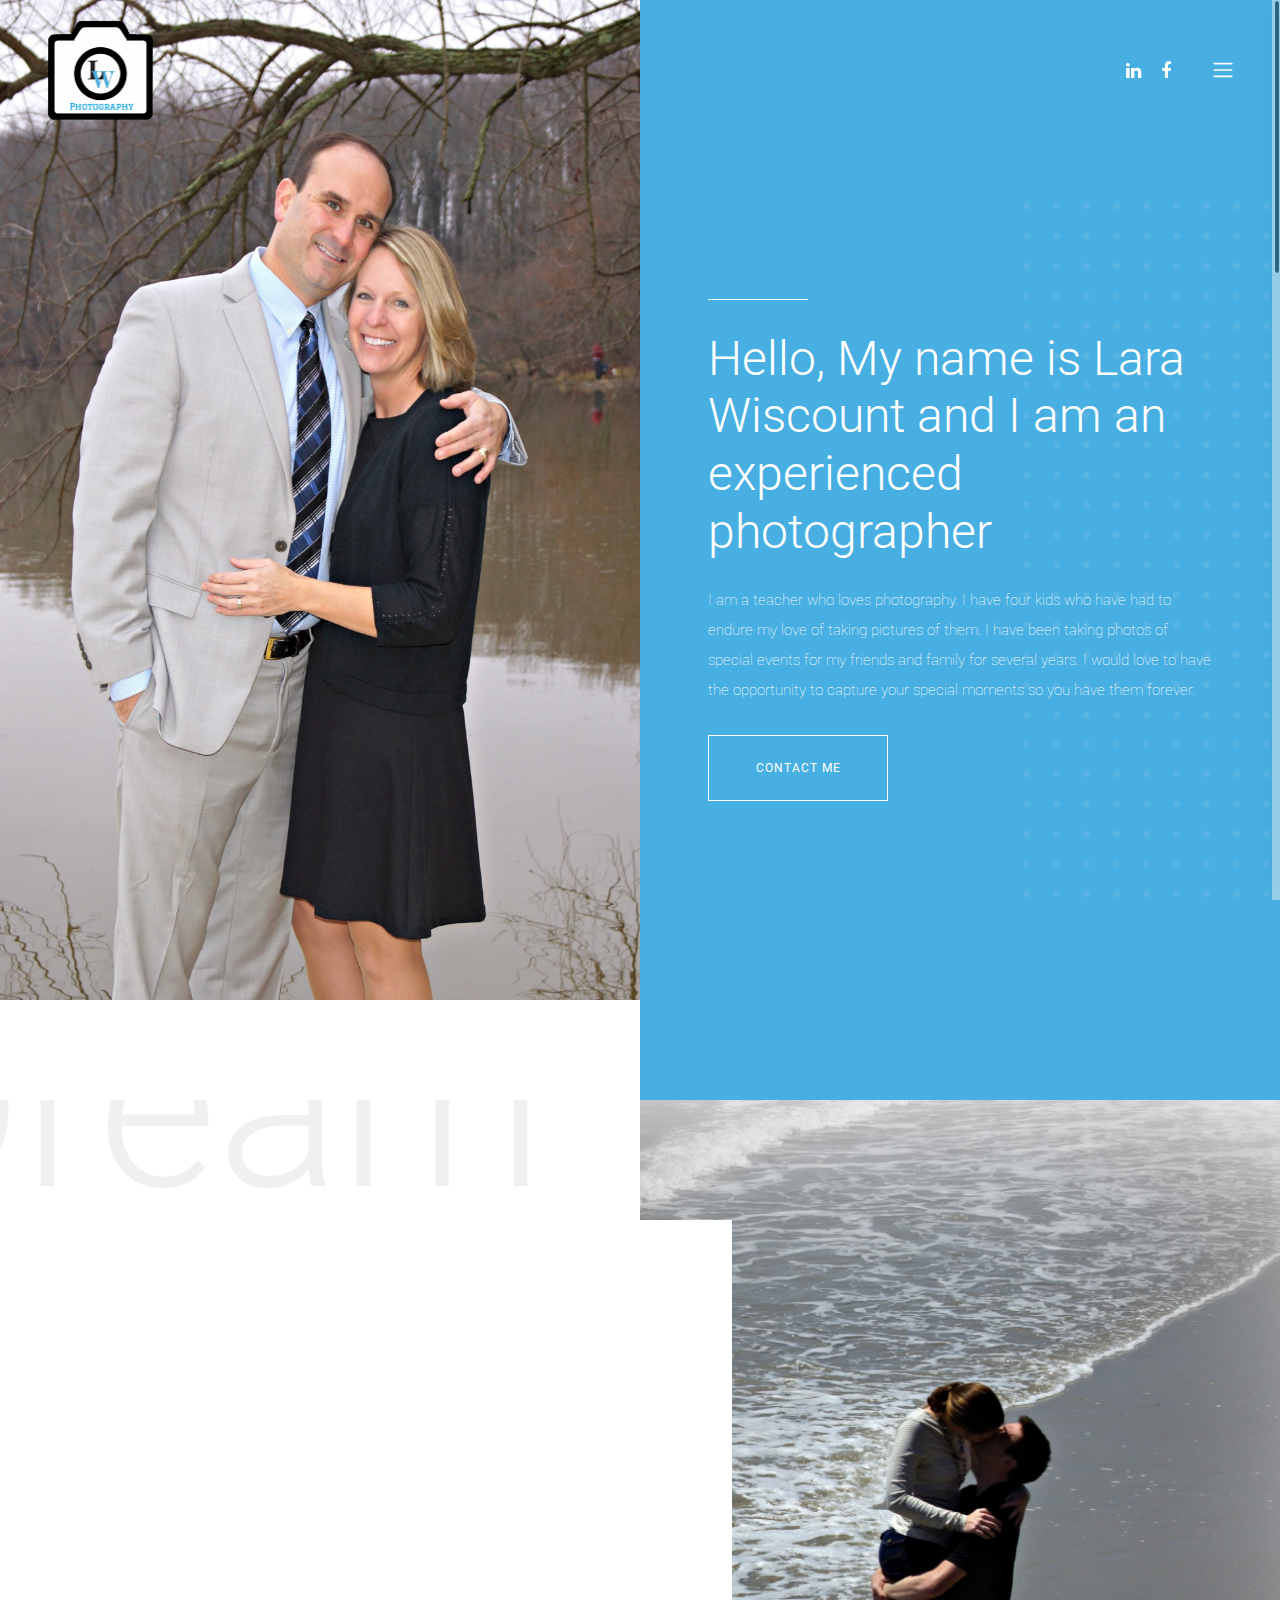
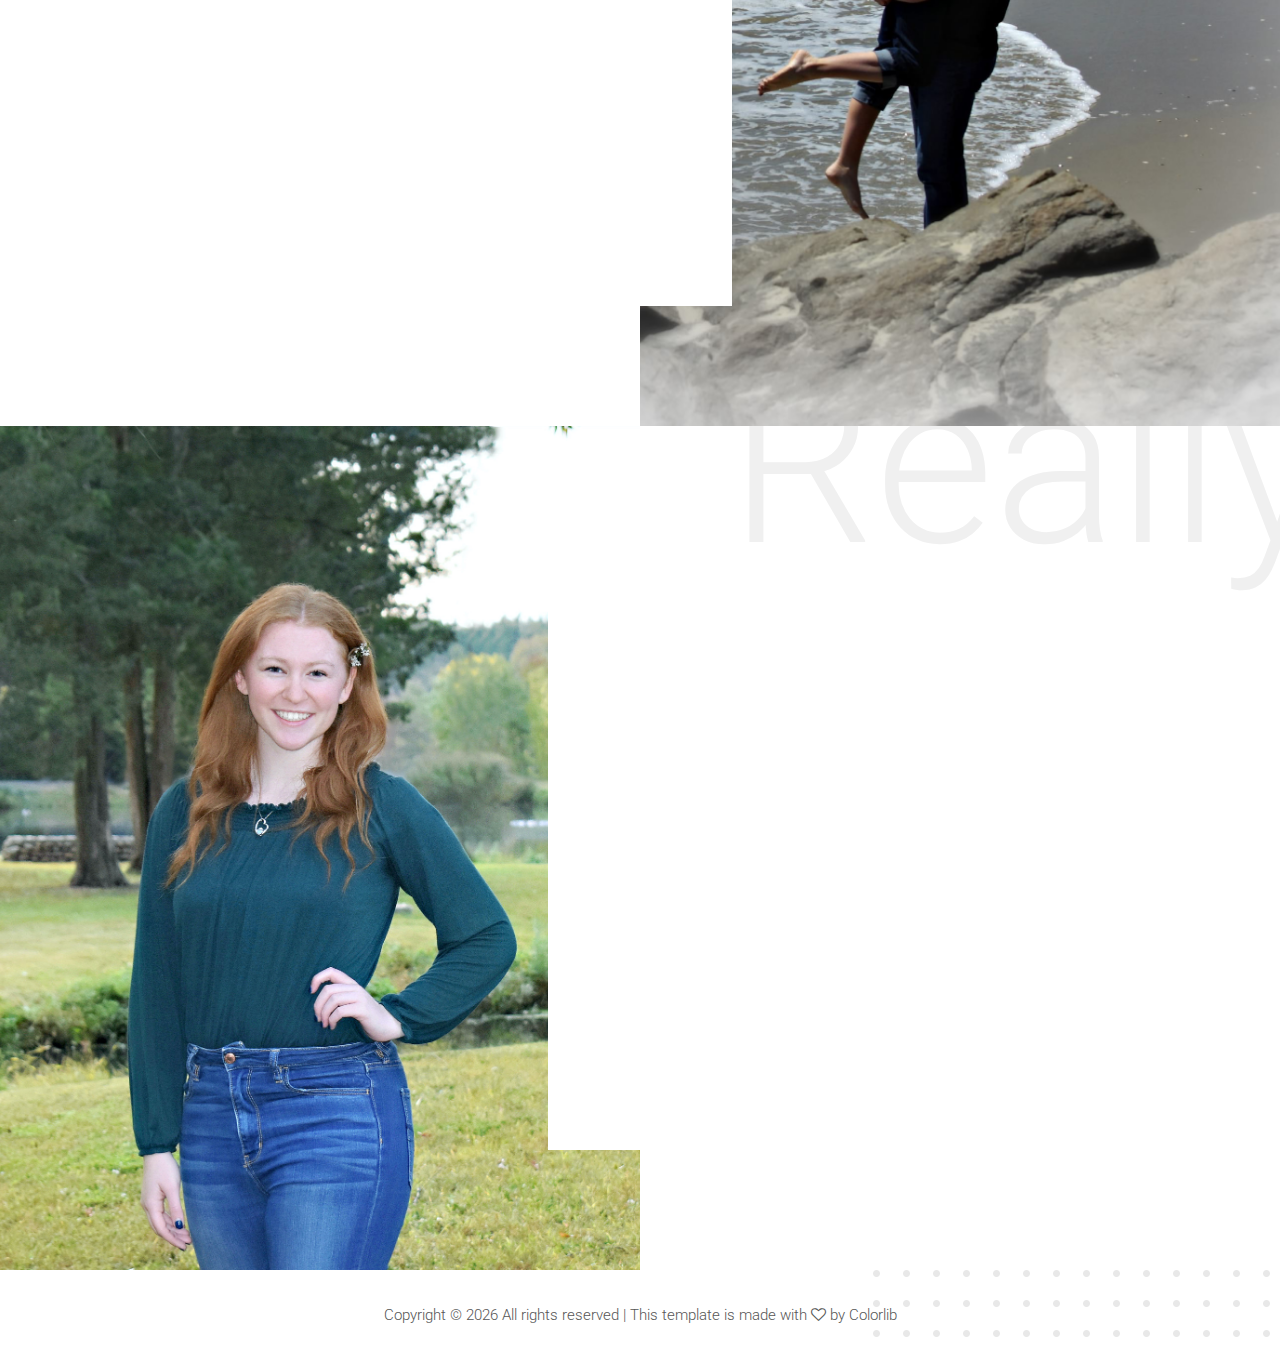
<file: about-me.html>
<!DOCTYPE html>
<html lang="en">

<head>
    <meta charset="UTF-8">
    <meta name="description" content="">
    <meta http-equiv="X-UA-Compatible" content="IE=edge">
    <meta name="viewport" content="width=device-width, initial-scale=1, shrink-to-fit=no">
    <!-- The above 4 meta tags *must* come first in the head; any other head content must come *after* these tags -->

    <!-- Title  -->
    <title>LW Photography</title>

    <!-- Favicon  -->
    <link rel="icon" href="favicon.ico">

    <!-- Style CSS -->
    <link rel="stylesheet" href="style.css">

</head>

<body>
    <!-- Preloader Start -->
    <div id="preloader">
        <div class="preload-content">
            <div id="sonar-load"></div>
        </div>
    </div>
    <!-- Preloader End -->

    <!-- ***** Main Menu Area Start ***** -->
    <div class="mainMenu d-flex align-items-center justify-content-between">
        <!-- Close Icon -->
        <div class="closeIcon">
            <i class="ti-close" aria-hidden="true"></i>
        </div>
        <!-- Logo Area -->
        <div class="logo-area">
            <a href="index.html">LW Photography</a>
        </div>
        <!-- Nav -->
        <div class="sonarNav">
            <nav>
                <ul>
                    <li class="nav-item active">
                        <a class="nav-link" href="index.html">Home</a>
                    </li>
                    <li class="nav-item">
                        <a class="nav-link" href="about-me.html">About Me</a>
                    </li>
                    <li class="nav-item">
                        <a class="nav-link" href="services.html">Pricing</a>
                    </li>
                    <li class="nav-item">
                        <a class="nav-link" href="portfolio.html">Gallery</a>
                    </li>
                    <li class="nav-item">
                        <a class="nav-link" href="graduation.html">8th Grade Graduation</a>
                    </li>
                    <li class="nav-item">
                        <a class="nav-link" href="contact.html">Contact</a>
                    </li>
                </ul>
            </nav>
        </div>
        <!-- Copwrite Text -->
        <div class="copywrite-text">
            <p>
                <!-- Link back to Colorlib can't be removed. Template is licensed under CC BY 3.0. -->
                Copyright &copy;
                <script>
                    document.write(new Date().getFullYear());
                </script> All rights reserved | This template is made with <i class="fa fa-heart-o" aria-hidden="true"></i> by <a href="https://colorlib.com" target="_blank">Colorlib</a>
                <!-- Link back to Colorlib can't be removed. Template is licensed under CC BY 3.0. -->
            </p>
        </div>
    </div>
    <!-- ***** Main Menu Area End ***** -->

    <!-- ***** Header Area Start ***** -->
    <header class="header-area">
        <div class="container-fluid">
            <div class="row">
                <div class="col-12">
                    <div class="menu-area d-flex justify-content-between">
                        <!-- Logo Area  -->
                        <div class="logo-area">
                            <a href="index.html"><img src="lwLogo.png" alt="lwPhotography" style="width:110px;height:110px" position: fixed; bottom: 0px; left: 0px;></a>
                        </div>

                        <div class="menu-content-area d-flex align-items-center">
                            <!-- Header Social Area -->
                            <div class="header-social-area d-flex align-items-center">
                                <a href="https://www.linkedin.com/in/lara-wiscount-a92a31198" data-toggle="tooltip" data-placement="bottom" title="Linkedin"><i class="fa fa-linkedin" aria-hidden="true"></i></a>
                                <a href="https://www.facebook.com/people/LW-Wiscount/100018087784097" data-toggle="tooltip" data-placement="bottom" title="Facebook"><i class="fa fa-facebook" aria-hidden="true"></i></a>
                            </div>
                            <!-- Menu Icon -->
                            <span class="navbar-toggler-icon" id="menuIcon"></span>
                        </div>
                    </div>
                </div>
            </div>
        </div>
    </header>
    <!-- ***** Header Area End ***** -->

    <!-- ***** Hero Area Start ***** -->
    <div class="hero-area d-flex align-items-center">
        <!-- Back End Content -->
        <div class="backEnd-content">
            <img class="dots" src="img/core-img/dots.png" alt="">
        </div>

        <!-- Hero Thumbnail -->
        <div class="hero-thumbnail aboutUs equalize bg-img" style="background-image: url(img/bg-img/about.jpg);"></div>

        <!-- Hero Content -->
        <div class="hero-content aboutUs equalize">
            <div class="container-fluid h-100">
                <div class="row h-100 align-items-center justify-content-center">
                    <div class="col-12 col-md-10">
                        <div class="line"></div>
                        <h2>Hello, My name is Lara Wiscount and I am an experienced photographer</h2>
                        <p>I am a teacher who loves photography. I have four kids who have had to endure my love of taking pictures of them. I have been taking photos of special events for my friends and family for several years. I would love to have the
                            opportunity to capture your special moments so you have them forever.</p>
                        <a href="contact.html" class="btn sonar-btn white-btn">contact me</a>
                    </div>
                </div>
            </div>
        </div>
    </div>
    <!-- ***** Hero Area End ***** -->

    <div class="sonar-about-us-area bg-img" style="background-image: url(img/bg-img/about2.jpg);">
        <!-- Back End Content -->
        <div class="backEnd-content">
            <h2>Dream</h2>
        </div>

        <div class="container-fluid">
            <div class="row">
                <div class="col-12 col-md-10 col-lg-7">
                    <div class="about-us-content bg-white">
                        <div class="section-heading text-left wow fadeInUp" data-wow-delay="300ms">
                            <div class="line"></div>
                            <h2>My Photography Philosophy</h2>
                        </div>
                        <p class="wow fadeInUp" data-wow-delay="600ms">When my children were young, I would get frustrated at how expensive it was to get photos taken of my family. I couldn't afford to pay the "sitting fee," let alone the high prices they wanted for each print that I wanted to order.
                            I finally just started taking my own pictures and learned how to edit them until I got a photo that I absolutely loved. I took those skills and my love of photography to my friends and family by shooting special events for
                            them. I would now like to share those skills with you. I would like to give you what I wanted when my children were younger... tons of pictures at affordable prices. </p>
                    </div>
                </div>
            </div>
        </div>
    </div>
    </div>
    </div>

    <div class="sonar-about-us-area second-part bg-img" style="background-image: url(img/bg-img/about3.jpg);">
        <!-- Back End Content -->
        <div class="backEnd-content">
            <h2>Really</h2>
        </div>

        <div class="container-fluid">
            <div class="row justify-content-end">
                <div class="col-12 col-md-10 col-lg-7">
                    <div class="about-us-content bg-white">
                        <div class="section-heading text-left wow fadeInUp" data-wow-delay="300ms">
                            <div class="line"></div>
                            <h2>What I Do</h2>
                        </div>
                        <p class="wow fadeInUp" data-wow-delay="600ms">I Take Pictures for Any Event Engagement Photos * Senior Pictures * Save the Date * Maternity * Prom/Dance Photos * Family Events * Baby and Kids Photos * Beach Photos * Photography That Focuses on <b><i>You</i></b></p>
                        <div class="row mt-100 text-center wow fadeInUp" data-wow-delay="900ms">
                            <div class="col-12 col-sm-6 col-md-4">
                            </div>
                        </div>
                    </div>
                </div>
            </div>
        </div>
    </div>
    </div>

    <!-- ***** Footer Area Start ***** -->
    <footer class="footer-area">
        <!-- back end content -->
        <div class="backEnd-content">
            <img class="dots" src="img/core-img/dots.png" alt="">
        </div>

        <div class="container">
            <div class="row">
                <div class="col-12">
                    <!-- Copywrite Text -->
                    <div class="copywrite-text">
                        <p>
                            <!-- Link back to Colorlib can't be removed. Template is licensed under CC BY 3.0. -->
                            Copyright &copy;
                            <script>
                                document.write(new Date().getFullYear());
                            </script> All rights reserved | This template is made with <i class="fa fa-heart-o" aria-hidden="true"></i> by <a href="https://colorlib.com" target="_blank">Colorlib</a>
                            <!-- Link back to Colorlib can't be removed. Template is licensed under CC BY 3.0. -->
                        </p>
                    </div>
                </div>
            </div>
        </div>
    </footer>
    <!-- ***** Footer Area End ***** -->

    <!-- jQuery (Necessary for All JavaScript Plugins) -->
    <script src="js/jquery/jquery-2.2.4.min.js"></script>
    <!-- Popper js -->
    <script src="js/popper.min.js"></script>
    <!-- Bootstrap js -->
    <script src="js/bootstrap.min.js"></script>
    <!-- Plugins js -->
    <script src="js/plugins.js"></script>
    <!-- Active js -->
    <script src="js/active.js"></script>

</body>

</html>
</file>
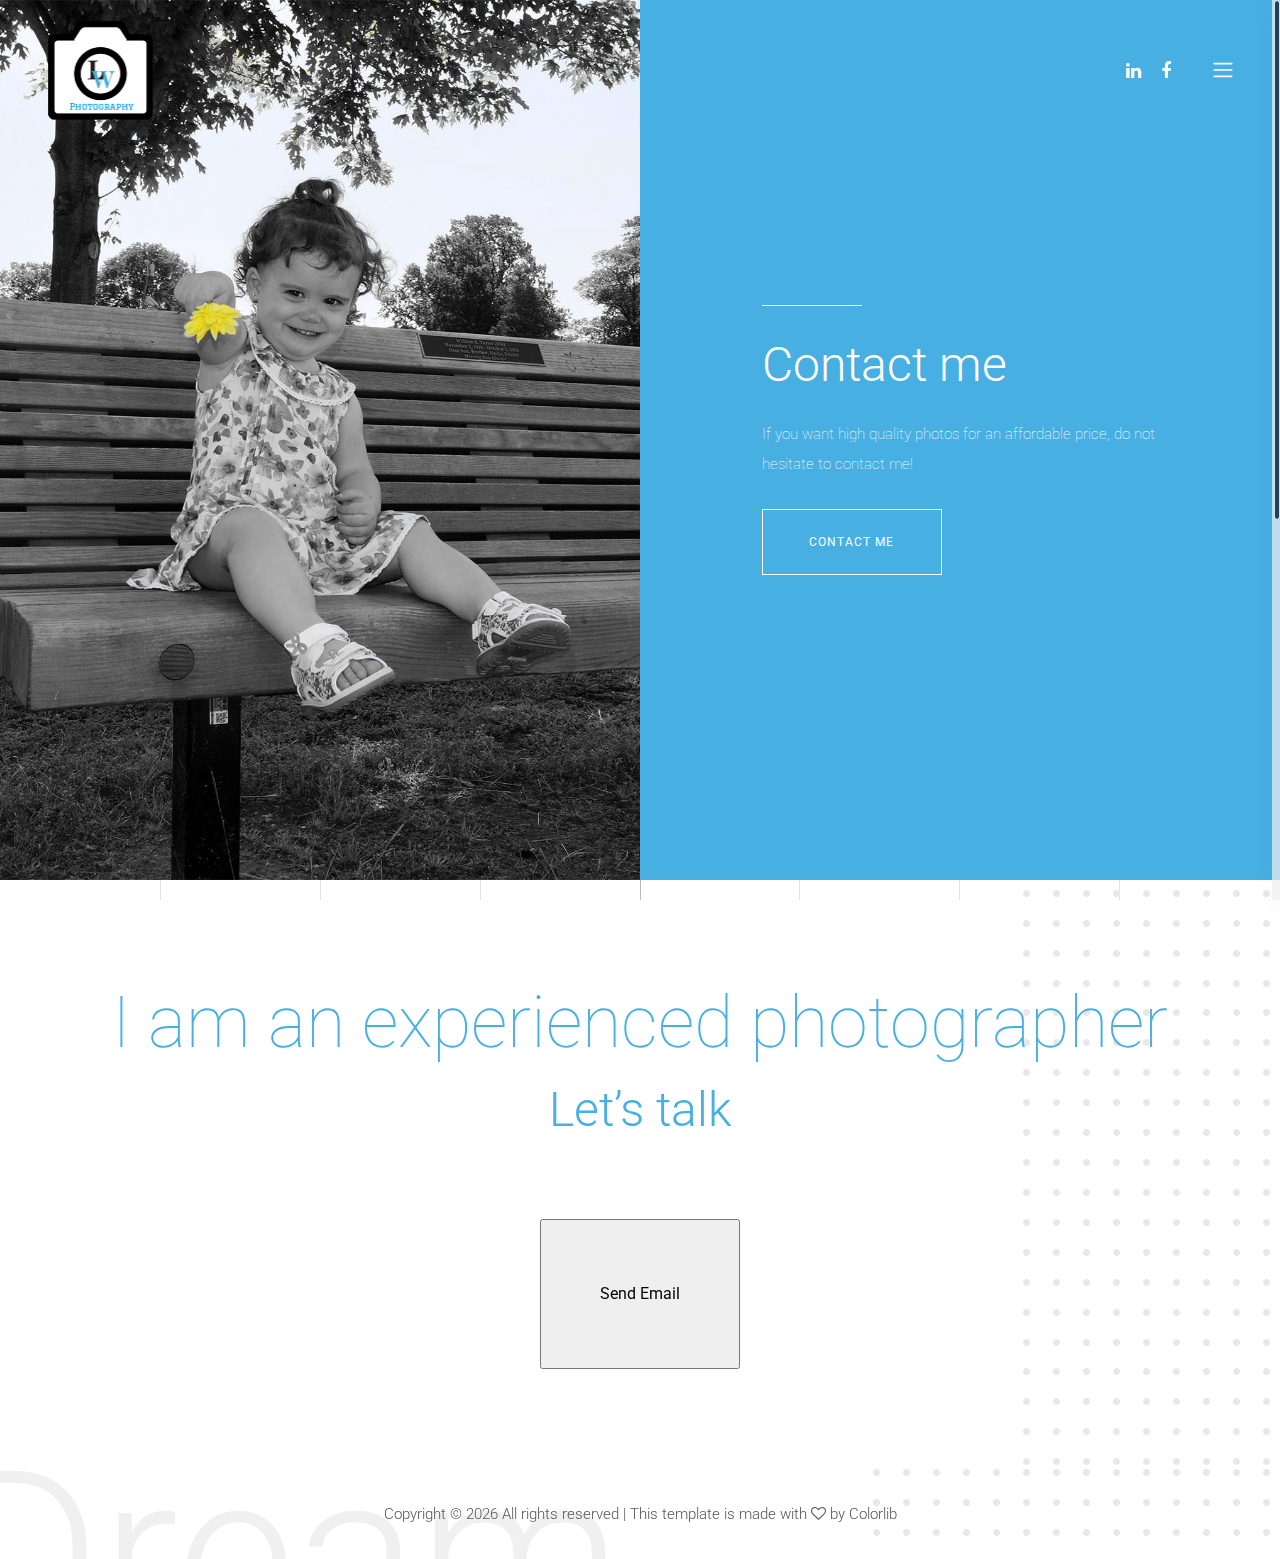
<file: contact.html>
<!DOCTYPE html>
<html lang="en">

<head>
    <meta charset="UTF-8">
    <meta name="description" content="">
    <meta http-equiv="X-UA-Compatible" content="IE=edge">
    <meta name="viewport" content="width=device-width, initial-scale=1, shrink-to-fit=no">
    <!-- The above 4 meta tags *must* come first in the head; any other head content must come *after* these tags -->

    <!-- Title  -->
    <title>LW Photography</title>

    <!-- Favicon  -->
    <link rel="icon" href="favicon.ico">

    <!-- Style CSS -->
    <link rel="stylesheet" href="style.css">

</head>

<body>
    <!-- Preloader Start -->
    <div id="preloader">
        <div class="preload-content">
            <div id="sonar-load"></div>
        </div>
    </div>
    <!-- Preloader End -->

    <!-- Grids -->
    <div class="grids d-flex justify-content-between">
        <div class="grid1"></div>
        <div class="grid2"></div>
        <div class="grid3"></div>
        <div class="grid4"></div>
        <div class="grid5"></div>
        <div class="grid6"></div>
        <div class="grid7"></div>
        <div class="grid8"></div>
        <div class="grid9"></div>
    </div>

    <!-- ***** Main Menu Area Start ***** -->
    <div class="mainMenu d-flex align-items-center justify-content-between">
        <!-- Close Icon -->
        <div class="closeIcon">
            <i class="ti-close" aria-hidden="true"></i>
        </div>
        <!-- Logo Area -->
        <div class="logo-area">
            <a href="index.html">LW Photography</a>
        </div>
        <!-- Nav -->
        <div class="sonarNav">
            <nav>
                <ul>
                    <li class="nav-item active">
                        <a class="nav-link" href="index.html">Home</a>
                    </li>
                    <li class="nav-item">
                        <a class="nav-link" href="about-me.html">About Me</a>
                    </li>
                    <li class="nav-item">
                        <a class="nav-link" href="services.html">Pricing</a>
                    </li>
                    <li class="nav-item">
                        <a class="nav-link" href="portfolio.html">Gallery</a>
                    </li>
                    <li class="nav-item">
                        <a class="nav-link" href="graduation.html">8th Grade Graduation</a>
                    </li>
                    <li class="nav-item">
                        <a class="nav-link" href="contact.html">Contact</a>
                    </li>
                </ul>
            </nav>
        </div>
        <!-- Copwrite Text -->
        <div class="copywrite-text">
            <p>
                <!-- Link back to Colorlib can't be removed. Template is licensed under CC BY 3.0. -->
                Copyright &copy;
                <script>
                    document.write(new Date().getFullYear());
                </script> All rights reserved | This template is made with <i class="fa fa-heart-o" aria-hidden="true"></i> by <a href="https://colorlib.com" target="_blank">Colorlib</a>
                <!-- Link back to Colorlib can't be removed. Template is licensed under CC BY 3.0. -->
            </p>
        </div>
    </div>
    <!-- ***** Main Menu Area End ***** -->

    <!-- ***** Header Area Start ***** -->
    <header class="header-area">
        <div class="container-fluid">
            <div class="row">
                <div class="col-12">
                    <div class="menu-area d-flex justify-content-between">
                        <!-- Logo Area  -->
                        <div class="logo-area">
                            <a href="index.html"><img src="lwLogo.png" alt="lwPhotography" style="width:110px;height:110px" position: fixed; bottom: 0px; left: 0px;></a>
                        </div>

                        <div class="menu-content-area d-flex align-items-center">
                            <!-- Header Social Area -->
                            <div class="header-social-area d-flex align-items-center">
                                <a href="https://www.linkedin.com/in/lara-wiscount-a92a31198" data-toggle="tooltip" data-placement="bottom" title="Linkedin"><i class="fa fa-linkedin" aria-hidden="true"></i></a>
                                <a href="https://www.facebook.com/people/LW-Wiscount/100018087784097" data-toggle="tooltip" data-placement="bottom" title="Facebook"><i class="fa fa-facebook" aria-hidden="true"></i></a>
                            </div>
                            <!-- Menu Icon -->
                            <span class="navbar-toggler-icon" id="menuIcon"></span>
                        </div>
                    </div>
                </div>
            </div>
        </div>
    </header>
    <!-- ***** Header Area End ***** -->

    <!-- ***** Hero Area Start ***** -->
    <div class="hero-area d-flex align-items-center">

        <!-- Hero Thumbnail -->
        <div class="hero-thumbnail equalize bg-img" style="background-image: url(img/bg-img/contact.jpg);"></div>

        <!-- Hero Content -->
        <div class="hero-content equalize">
            <div class="container-fluid h-100">
                <div class="row h-100 align-items-center justify-content-center">
                    <div class="col-12 col-md-8">
                        <div class="line"></div>
                        <h2>Contact me</h2>
                        <p>If you want high quality photos for an affordable price, do not hesitate to contact me! </p>
                        <a href="contact.html" class="btn sonar-btn white-btn">contact me</a>
                    </div>
                </div>
            </div>
        </div>
    </div>
    <!-- ***** Hero Area End ***** -->

    <section class="sonar-contact-area section-padding-100">
        <!-- back end content -->
        <div class="backEnd-content">
            <img class="dots" src="img/core-img/dots.png" alt="">
        </div>

        <div class="container">
            <div class="row">
                <!-- Contact Form Area -->
                <div class="col-12">
                    <div class="contact-form text-center">

                        <h2>I am an experienced photographer</h2>
                        <h4>Let’s talk</h4>


                        <form method="post" action="mailto:lwphotography@gmail.com">
                            <input type="submit" style="height: 150px; width: 200px;" value="Send Email" />
                        </form>
                        <!-- <form action="https://formspree.io/xvowgaaj" method="POST">
                            <div class="row">
                                <div class="col-12 col-md-4">
                                    <div class="form-group">
                                        <input type="text" class="form-control" id="contact-name" placeholder="Your Name">
                                    </div>
                                </div>
                                <div class="col-12 col-md-4">
                                    <div class="form-group">
                                        <input type="email" class="form-control" id="contact-email" placeholder="Your Email">
                                    </div>
                                </div>
                                <div class="col-12 col-md-4">
                                    <div class="form-group">
                                        <input type="text" class="form-control" id="contact-email" placeholder="Subject">
                                    </div>
                                </div>
                                <div class="col-12">
                                    <div class="form-group">
                                        <textarea class="form-control" name="message" id="message" cols="30" rows="10" placeholder="Message"></textarea>
                                    </div>
                                </div>
                                <div class="col-12">
                                    <button type="submit" class="btn sonar-btn">Contact Me</button>
                                </div>
                            </div>
                        </form>
                    </div>
                </div>
            </div>
        </div> -->
    </section>

    <!-- ***** Footer Area Start ***** -->
    <footer class="footer-area">
        <!-- back end content -->
        <div class="backEnd-content">
            <img class="dots" src="img/core-img/dots.png" alt="">
            <h2>Dream</h2>
        </div>

        <div class="container">
            <div class="row">
                <div class="col-12">
                    <!-- Copywrite Text -->
                    <div class="copywrite-text">
                        <p>
                            <!-- Link back to Colorlib can't be removed. Template is licensed under CC BY 3.0. -->
                            Copyright &copy;
                            <script>
                                document.write(new Date().getFullYear());
                            </script> All rights reserved | This template is made with <i class="fa fa-heart-o" aria-hidden="true"></i> by <a href="https://colorlib.com" target="_blank">Colorlib</a>
                            <!-- Link back to Colorlib can't be removed. Template is licensed under CC BY 3.0. -->
                        </p>
                    </div>
                </div>
            </div>
        </div>
    </footer>
    <!-- ***** Footer Area End ***** -->

    <!-- jQuery (Necessary for All JavaScript Plugins) -->
    <script src="js/jquery/jquery-2.2.4.min.js"></script>
    <!-- Popper js -->
    <script src="js/popper.min.js"></script>
    <!-- Bootstrap js -->
    <script src="js/bootstrap.min.js"></script>
    <!-- Plugins js -->
    <script src="js/plugins.js"></script>
    <!-- Active js -->
    <script src="js/active.js"></script>

</body>

</html>
</file>
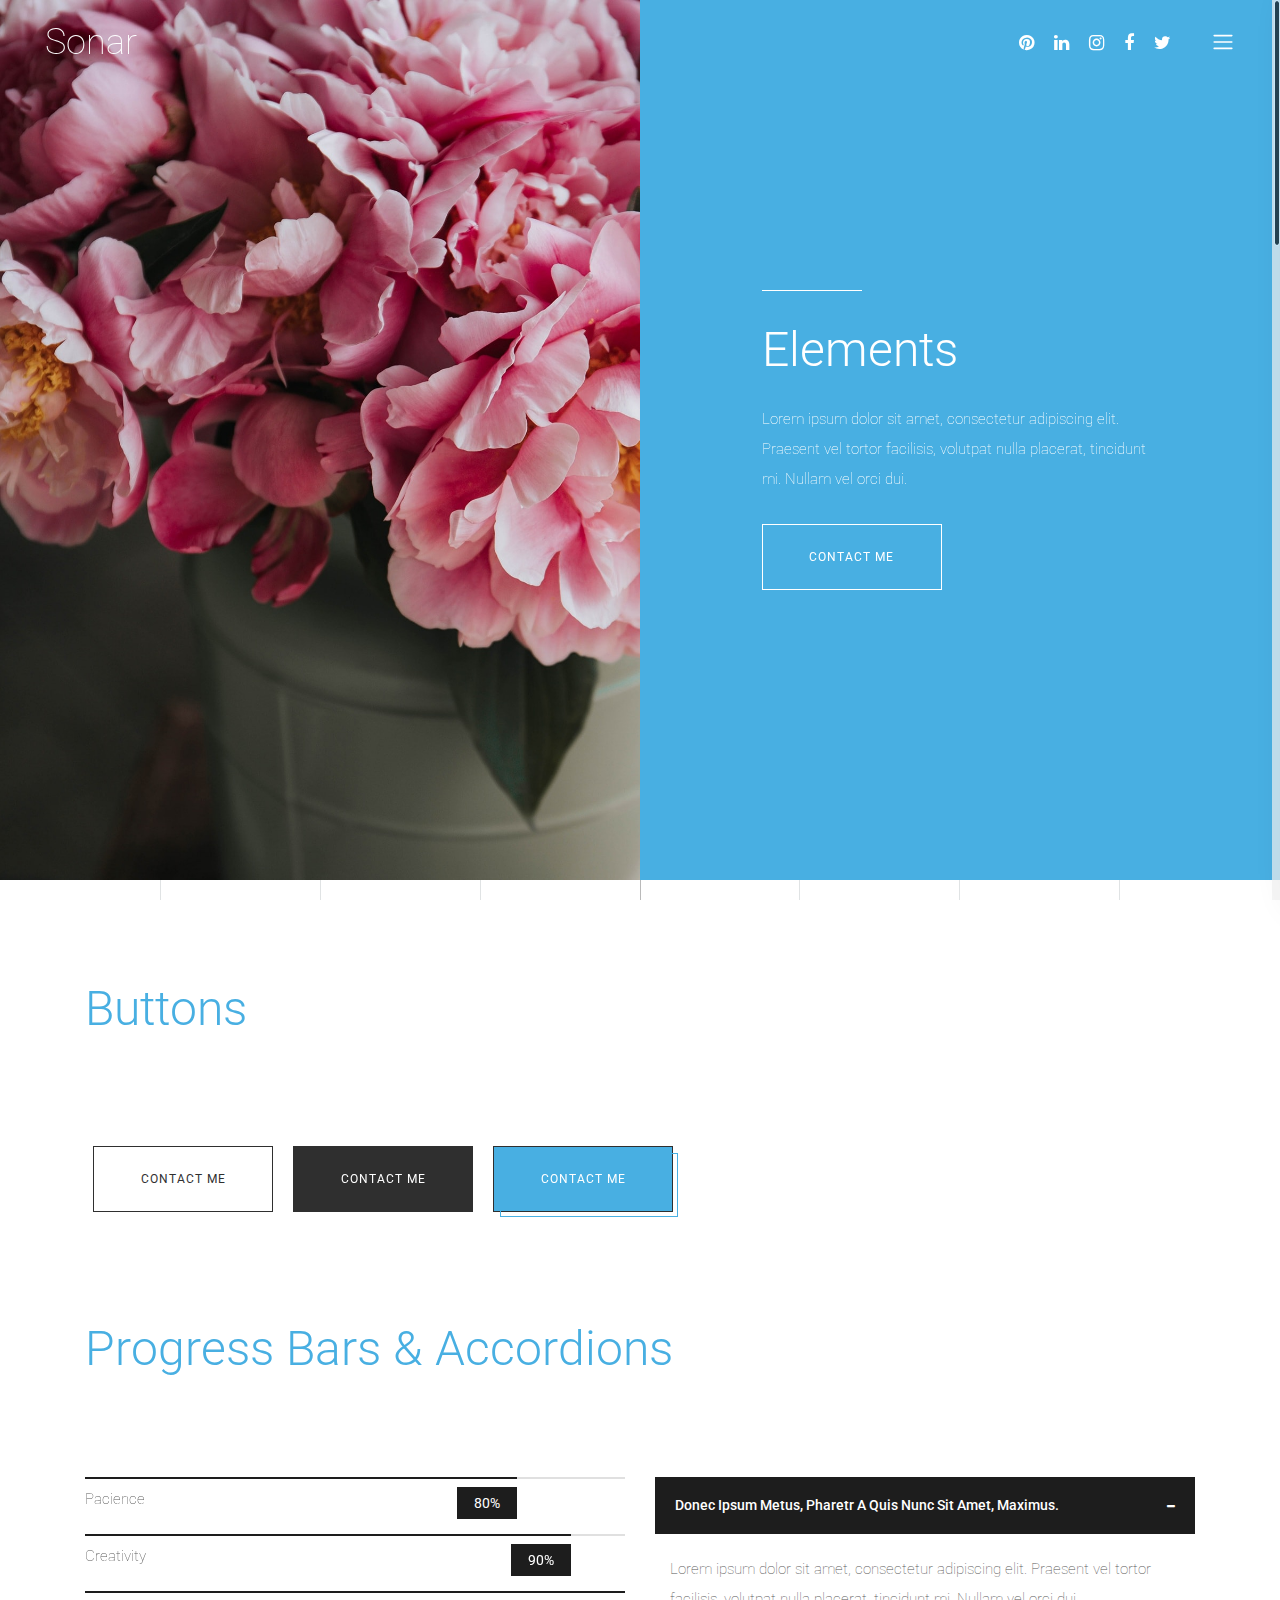
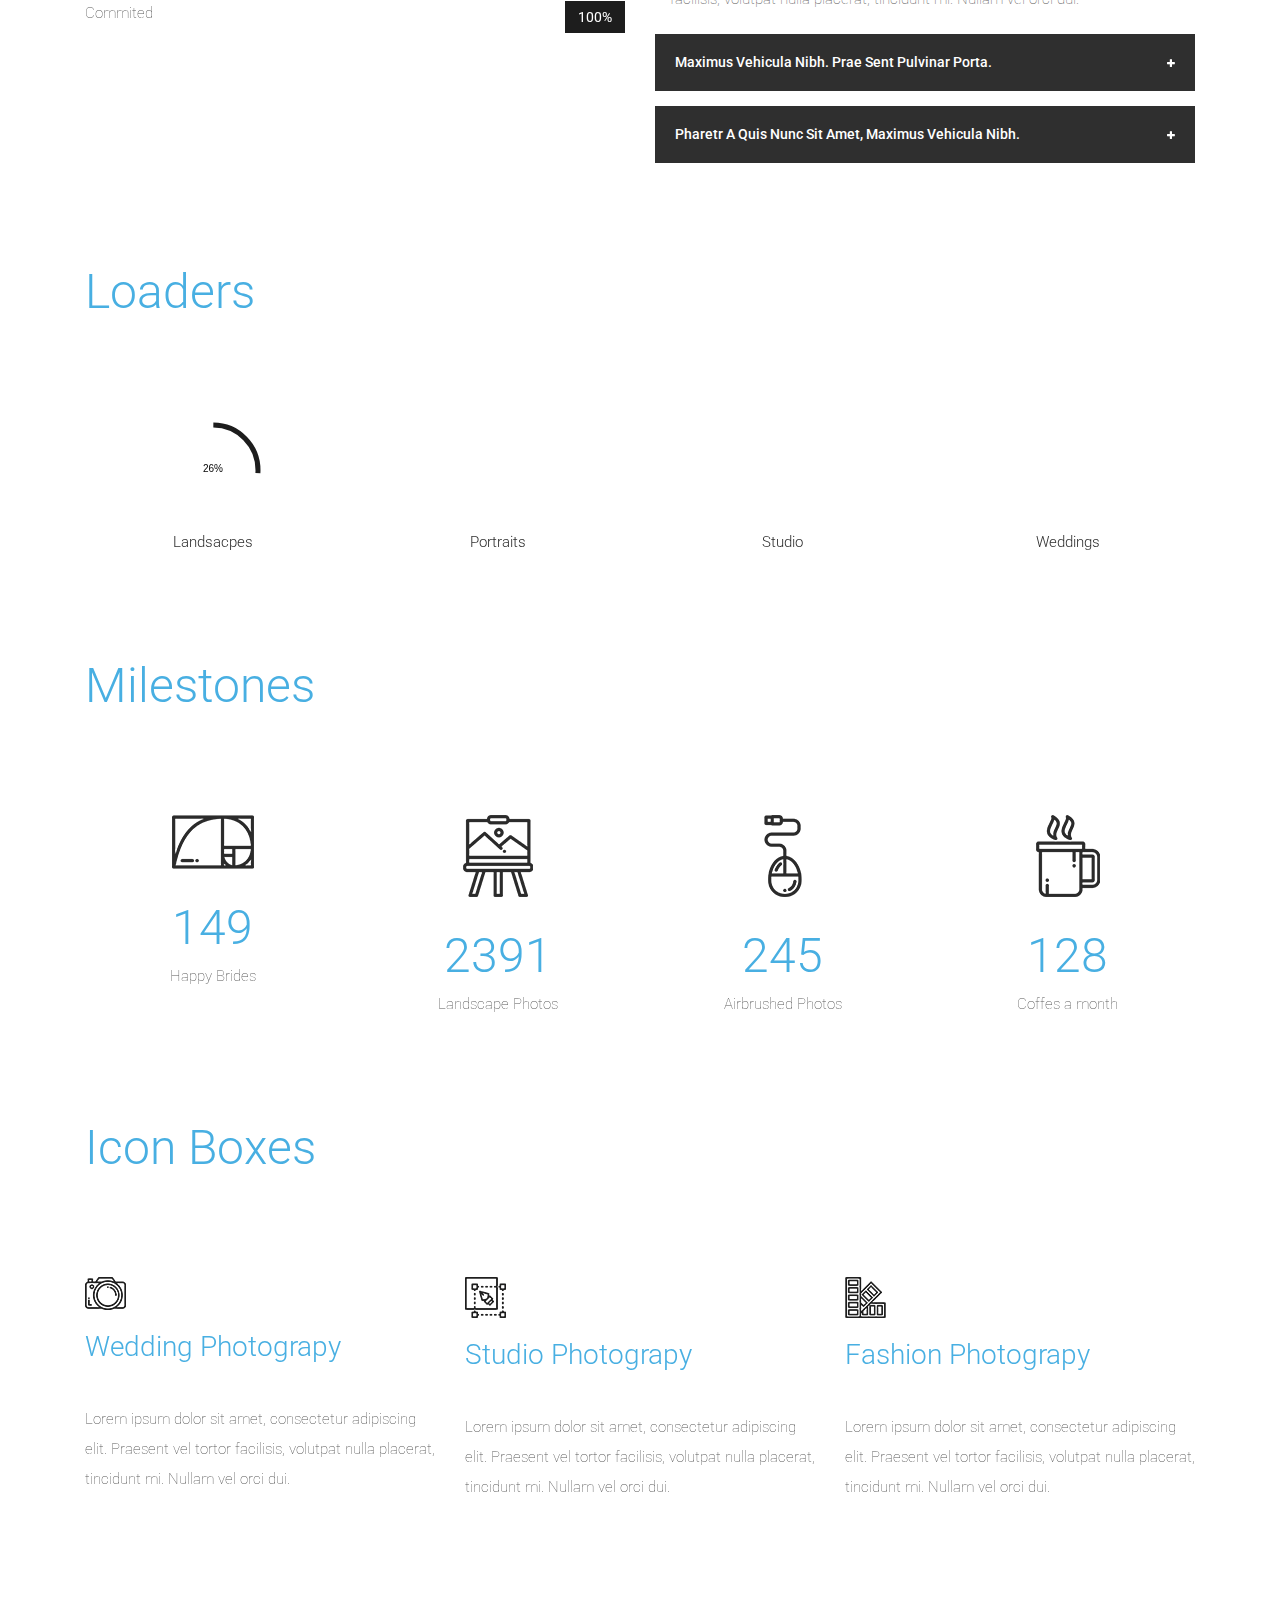
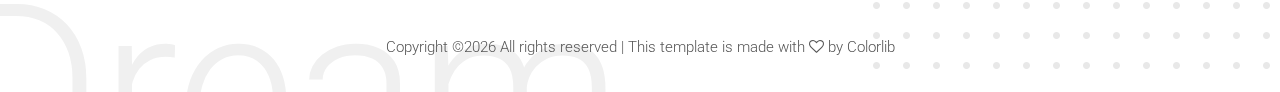
<file: elements.html>
<!DOCTYPE html>
<html lang="en">

<head>
    <meta charset="UTF-8">
    <meta name="description" content="">
    <meta http-equiv="X-UA-Compatible" content="IE=edge">
    <meta name="viewport" content="width=device-width, initial-scale=1, shrink-to-fit=no">
    <!-- The above 4 meta tags *must* come first in the head; any other head content must come *after* these tags -->

    <!-- Title  -->
    <title>Sonar - Photography Template</title>

    <!-- Favicon  -->
    <link rel="icon" href="img/core-img/favicon.ico">

    <!-- Style CSS -->
    <link rel="stylesheet" href="style.css">

</head>

<body>
    <!-- Preloader Start -->
    <div id="preloader">
        <div class="preload-content">
            <div id="sonar-load"></div>
        </div>
    </div>
    <!-- Preloader End -->

    <!-- Grids -->
    <div class="grids d-flex justify-content-between">
        <div class="grid1"></div>
        <div class="grid2"></div>
        <div class="grid3"></div>
        <div class="grid4"></div>
        <div class="grid5"></div>
        <div class="grid6"></div>
        <div class="grid7"></div>
        <div class="grid8"></div>
        <div class="grid9"></div>
    </div>

    <!-- ***** Main Menu Area Start ***** -->
    <div class="mainMenu d-flex align-items-center justify-content-between">
        <!-- Close Icon -->
        <div class="closeIcon">
            <i class="ti-close" aria-hidden="true"></i>
        </div>
        <!-- Logo Area -->
        <div class="logo-area">
            <a href="index.html">Sonar</a>
        </div>
        <!-- Nav -->
        <div class="sonarNav">
            <nav>
                <ul>
                    <li class="nav-item active">
                        <a class="nav-link" href="index.html">Home</a>
                    </li>
                    <li class="nav-item">
                        <a class="nav-link" href="about-me.html">About Me</a>
                    </li>
                    <li class="nav-item">
                        <a class="nav-link" href="services.html">Services</a>
                    </li>
                    <li class="nav-item">
                        <a class="nav-link" href="portfolio.html">Portfolio</a>
                    </li>
                    <li class="nav-item">
                        <a class="nav-link" href="blog.html">Blog</a>
                    </li>
                    <li class="nav-item">
                        <a class="nav-link" href="contact.html">Contact</a>
                    </li>
                    <li class="nav-item">
                        <a class="nav-link" href="elements.html">Elements</a>
                    </li>
                </ul>
            </nav>
        </div>
        <!-- Copwrite Text -->
        <div class="copywrite-text">
            <p><!-- Link back to Colorlib can't be removed. Template is licensed under CC BY 3.0. -->
Copyright &copy;<script>document.write(new Date().getFullYear());</script> All rights reserved | This template is made with <i class="fa fa-heart-o" aria-hidden="true"></i> by <a href="https://colorlib.com" target="_blank">Colorlib</a>
<!-- Link back to Colorlib can't be removed. Template is licensed under CC BY 3.0. -->
</p>
        </div>
    </div>
    <!-- ***** Main Menu Area End ***** -->

    <!-- ***** Header Area Start ***** -->
    <header class="header-area">
        <div class="container-fluid">
            <div class="row">
                <div class="col-12">
                    <div class="menu-area d-flex justify-content-between">
                        <!-- Logo Area  -->
                        <div class="logo-area">
                            <a href="index.html">Sonar</a>
                        </div>

                        <div class="menu-content-area d-flex align-items-center">
                            <!-- Header Social Area -->
                            <div class="header-social-area d-flex align-items-center">
                                <a href="#" data-toggle="tooltip" data-placement="bottom" title="Pinterest"><i class="fa fa-pinterest" aria-hidden="true"></i></a>
                                <a href="#" data-toggle="tooltip" data-placement="bottom" title="Linkedin"><i class="fa fa-linkedin" aria-hidden="true"></i></a>
                                <a href="#" data-toggle="tooltip" data-placement="bottom" title="Instagram"><i class="fa fa-instagram" aria-hidden="true"></i></a>
                                <a href="#" data-toggle="tooltip" data-placement="bottom" title="Facebook"><i class="fa fa-facebook" aria-hidden="true"></i></a>
                                <a href="#" data-toggle="tooltip" data-placement="bottom" title="Twitter"><i class="fa fa-twitter" aria-hidden="true"></i></a>
                            </div>
                            <!-- Menu Icon -->
                            <span class="navbar-toggler-icon" id="menuIcon"></span>
                        </div>
                    </div>
                </div>
            </div>
        </div>
    </header>
    <!-- ***** Header Area End ***** -->

    <!-- ***** Hero Area Start ***** -->
    <div class="hero-area d-flex align-items-center">
        <!-- Hero Thumbnail -->
        <div class="hero-thumbnail equalize bg-img" style="background-image: url(img/bg-img/elements.jpg);"></div>
        
        <!-- Hero Content -->
        <div class="hero-content equalize">
            <div class="container-fluid h-100">
                <div class="row h-100 align-items-center justify-content-center">
                    <div class="col-12 col-md-8">
                        <div class="line"></div>
                        <h2>Elements</h2>
                        <p>Lorem ipsum dolor sit amet, consectetur adipiscing elit. Praesent vel tortor facilisis, volutpat nulla placerat, tincidunt mi. Nullam vel orci dui.</p>
                        <a href="#" class="btn sonar-btn white-btn">contact me</a>
                    </div>
                </div>
            </div>
        </div>
    </div>
    <!-- ***** Hero Area End ***** -->

    <!-- ***** Elements Area Start ***** -->
    <section class="elements-area section-padding-100-0">
        <div class="container">

            <!-- ***** Buttons ***** -->
            <div class="row mb-100">
                <div class="col-12">
                    <div class="elements-title">
                        <h2>Buttons</h2>
                    </div>
                    <!-- Button -->
                    <div class="sonar-buttons-area">
                        <a href="#" class="btn sonar-btn m-2">Contact Me</a>
                        <a href="#" class="btn sonar-btn btn-2 m-2">Contact Me</a>
                        <a href="#" class="btn sonar-btn btn-3 m-2">Contact Me</a>
                    </div>
                </div>
            </div>


            <!-- ***** Progress Bars & Accordions ***** -->
            <div class="row">
                <div class="col-12">
                    <div class="elements-title">
                        <h2>Progress Bars &amp; Accordions</h2>
                    </div>

                    <div class="row">
                        <div class="col-12 col-md-6">
                            <!-- Progress Bar Content Area -->
                            <div class="services-progress-bar mb-100">
                                <!-- Single Progress Bar -->
                                <div class="single_progress_bar">
                                    <div id="bar1" class="barfiller">
                                        <div class="tipWrap">
                                            <span class="tip"></span>
                                        </div>
                                        <span class="fill" data-percentage="80"></span>
                                    </div>
                                    <p>Pacience</p>
                                </div>
                                <!-- Single Progress Bar -->
                                <div class="single_progress_bar">
                                    <div id="bar2" class="barfiller">
                                        <div class="tipWrap">
                                            <span class="tip"></span>
                                        </div>
                                        <span class="fill" data-percentage="90"></span>
                                    </div>
                                    <p>Creativity</p>
                                </div>
                                <!-- Single Progress Bar -->
                                <div class="single_progress_bar">
                                    <div id="bar3" class="barfiller">
                                        <div class="tipWrap">
                                            <span class="tip"></span>
                                        </div>
                                        <span class="fill" data-percentage="100"></span>
                                    </div>
                                    <p>Commited</p>
                                </div>
                            </div>
                        </div>

                        <div class="col-12 col-md-6">
                            <div class="accordions mb-100" id="accordion" role="tablist" aria-multiselectable="true">
                                <!-- single accordian area -->
                                <div class="panel single-accordion">
                                    <h6><a role="button" class="" aria-expanded="true" aria-controls="collapseOne" data-toggle="collapse" data-parent="#accordion" href="#collapseOne">Donec ipsum metus, pharetr a quis nunc sit amet, maximus.
                                    <span class="accor-open"><i class="fa fa-plus" aria-hidden="true"></i></span>
                                    <span class="accor-close"><i class="fa fa-minus" aria-hidden="true"></i></span>
                                    </a></h6>
                                    <div id="collapseOne" class="accordion-content collapse show">
                                        <p>Lorem ipsum dolor sit amet, consectetur adipiscing elit. Praesent vel tortor facilisis, volutpat nulla placerat, tincidunt mi. Nullam vel orci dui.</p>
                                    </div>
                                </div>
                                <!-- single accordian area -->
                                <div class="panel single-accordion">
                                    <h6>
                                        <a role="button" class="collapsed" aria-expanded="true" aria-controls="collapseTwo" data-parent="#accordion" data-toggle="collapse" href="#collapseTwo">Maximus vehicula nibh. Prae sent pulvinar porta.
                                        <span class="accor-open"><i class="fa fa-plus" aria-hidden="true"></i></span>
                                        <span class="accor-close"><i class="fa fa-minus" aria-hidden="true"></i></span>
                                        </a>
                                    </h6>
                                    <div id="collapseTwo" class="accordion-content collapse">
                                        <p>Lorem ipsum dolor sit amet, consectetur adipiscing elit. Praesent vel tortor facilisis, volutpat nulla placerat, tincidunt mi. Nullam vel orci dui.</p>
                                    </div>
                                </div>
                                <!-- single accordian area -->
                                <div class="panel single-accordion">
                                    <h6>
                                        <a role="button" aria-expanded="true" aria-controls="collapseThree" class="collapsed" data-parent="#accordion" data-toggle="collapse" href="#collapseThree">Pharetr a quis nunc sit amet, maximus vehicula nibh.
                                        <span class="accor-open"><i class="fa fa-plus" aria-hidden="true"></i></span>
                                        <span class="accor-close"><i class="fa fa-minus" aria-hidden="true"></i></span>
                                    </a>
                                    </h6>
                                    <div id="collapseThree" class="accordion-content collapse">
                                        <p>Lorem ipsum dolor sit amet, consectetur adipiscing elit. Praesent vel tortor facilisis, volutpat nulla placerat, tincidunt mi. Nullam vel orci dui.</p>
                                    </div>
                                </div>
                            </div>
                        </div>
                    </div>
                </div>
            </div>

            <!-- ***** Loaders ***** -->
            <div class="row">
                <div class="col-12">
                    <div class="elements-title">
                        <h2>Loaders</h2>
                    </div>

                    <div class="our-skills-area text-center">
                        <div class="row">
                            <div class="col-12 col-sm-6 col-md-3">
                                <div class="single-pie-bar mb-100" data-percent="90">
                                    <canvas class="bar-circle" width="100" height="100"></canvas>
                                    <p>Landsacpes</p>
                                </div>
                            </div>
                            <div class="col-12 col-sm-6 col-md-3">
                                <div class="single-pie-bar mb-100" data-percent="65">
                                    <canvas class="bar-circle" width="100" height="100"></canvas>
                                    <p>Portraits</p>
                                </div>
                            </div>
                            <div class="col-12 col-sm-6 col-md-3">
                                <div class="single-pie-bar mb-100" data-percent="25">
                                    <canvas class="bar-circle" width="100" height="100"></canvas>
                                    <p>Studio</p>
                                </div>
                            </div>
                            <div class="col-12 col-sm-6 col-md-3">
                                <div class="single-pie-bar mb-100" data-percent="69">
                                    <canvas class="bar-circle" width="100" height="100"></canvas>
                                    <p>Weddings</p>
                                </div>
                            </div>
                        </div>
                    </div>

                </div>
            </div>

            <!-- ***** Milestones ***** -->
            <div class="row">
                <div class="col-12">
                    <div class="elements-title">
                        <h2>Milestones</h2>
                    </div>
                </div>

                <!-- Single Cool Fact-->
                <div class="col-12 col-sm-6 col-lg-3">
                    <div class="single-cool-fact-area text-center mb-100">
                        <img src="img/core-img/golden-ratio.png" alt="">
                        <h2><span class="counter">149</span></h2>
                        <p>Happy Brides</p>
                    </div>
                </div>
                <!-- Single Cool Fact-->
                <div class="col-12 col-sm-6 col-lg-3">
                    <div class="single-cool-fact-area text-center mb-100">
                        <img src="img/core-img/canvas.png" alt="">
                        <h2><span class="counter">2391</span></h2>
                        <p>Landscape Photos</p>
                    </div>
                </div>
                <!-- Single Cool Fact-->
                <div class="col-12 col-sm-6 col-lg-3">
                    <div class="single-cool-fact-area text-center mb-100">
                        <img src="img/core-img/mouse.png" alt="">
                        <h2><span class="counter">245</span></h2>
                        <p>Airbrushed Photos</p>
                    </div>
                </div>
                <!-- Single Cool Fact-->
                <div class="col-12 col-sm-6 col-lg-3">
                    <div class="single-cool-fact-area text-center mb-100">
                        <img src="img/core-img/coffee.png" alt="">
                        <h2><span class="counter">128</span></h2>
                        <p>Coffes a month</p>
                    </div>
                </div>
            </div>

            <!-- ***** Icon Boxes ***** -->
            <div class="row mb-50">
                <div class="col-12">
                    <div class="elements-title">
                        <h2>Icon boxes</h2>
                    </div>
                </div>

                <!-- Single Services Area -->
                <div class="col-12 col-md-4">
                    <div class="single-services-area">
                        <img src="img/core-img/camera.png" alt="">
                        <h4>Wedding Photograpy</h4>
                        <p>Lorem ipsum dolor sit amet, consectetur adipiscing elit. Praesent vel tortor facilisis, volutpat nulla placerat, tincidunt mi. Nullam vel orci dui.</p>
                    </div>
                </div>
                <!-- Single Services Area -->
                <div class="col-12 col-md-4">
                    <div class="single-services-area">
                        <img src="img/core-img/vector.png" alt="">
                        <h4>Studio Photograpy</h4>
                        <p>Lorem ipsum dolor sit amet, consectetur adipiscing elit. Praesent vel tortor facilisis, volutpat nulla placerat, tincidunt mi. Nullam vel orci dui.</p>
                    </div>
                </div>
                <!-- Single Services Area -->
                <div class="col-12 col-md-4">
                    <div class="single-services-area">
                        <img src="img/core-img/pantone.png" alt="">
                        <h4>Fashion Photograpy</h4>
                        <p>Lorem ipsum dolor sit amet, consectetur adipiscing elit. Praesent vel tortor facilisis, volutpat nulla placerat, tincidunt mi. Nullam vel orci dui.</p>
                    </div>
                </div>
            </div>

        </div>
    </section>
    <!-- ***** Elements Area End ***** -->

    <!-- ***** Footer Area Start ***** -->
    <footer class="footer-area">
        <!-- back end content -->
        <div class="backEnd-content">
            <img class="dots" src="img/core-img/dots.png" alt="">
            <h2>Dream</h2>
        </div>

        <div class="container">
            <div class="row">
                <div class="col-12">
                    <!-- Copywrite Text -->
                    <div class="copywrite-text">
                        <p><!-- Link back to Colorlib can't be removed. Template is licensed under CC BY 3.0. -->
Copyright &copy;<script>document.write(new Date().getFullYear());</script> All rights reserved | This template is made with <i class="fa fa-heart-o" aria-hidden="true"></i> by <a href="https://colorlib.com" target="_blank">Colorlib</a>
<!-- Link back to Colorlib can't be removed. Template is licensed under CC BY 3.0. -->
</p>
                    </div>
                </div>
            </div>
        </div>
    </footer>
    <!-- ***** Footer Area End ***** -->

    <!-- jQuery (Necessary for All JavaScript Plugins) -->
    <script src="js/jquery/jquery-2.2.4.min.js"></script>
    <!-- Popper js -->
    <script src="js/popper.min.js"></script>
    <!-- Bootstrap js -->
    <script src="js/bootstrap.min.js"></script>
    <!-- Plugins js -->
    <script src="js/plugins.js"></script>
    <!-- Active js -->
    <script src="js/active.js"></script>

</body>

</html>
</file>
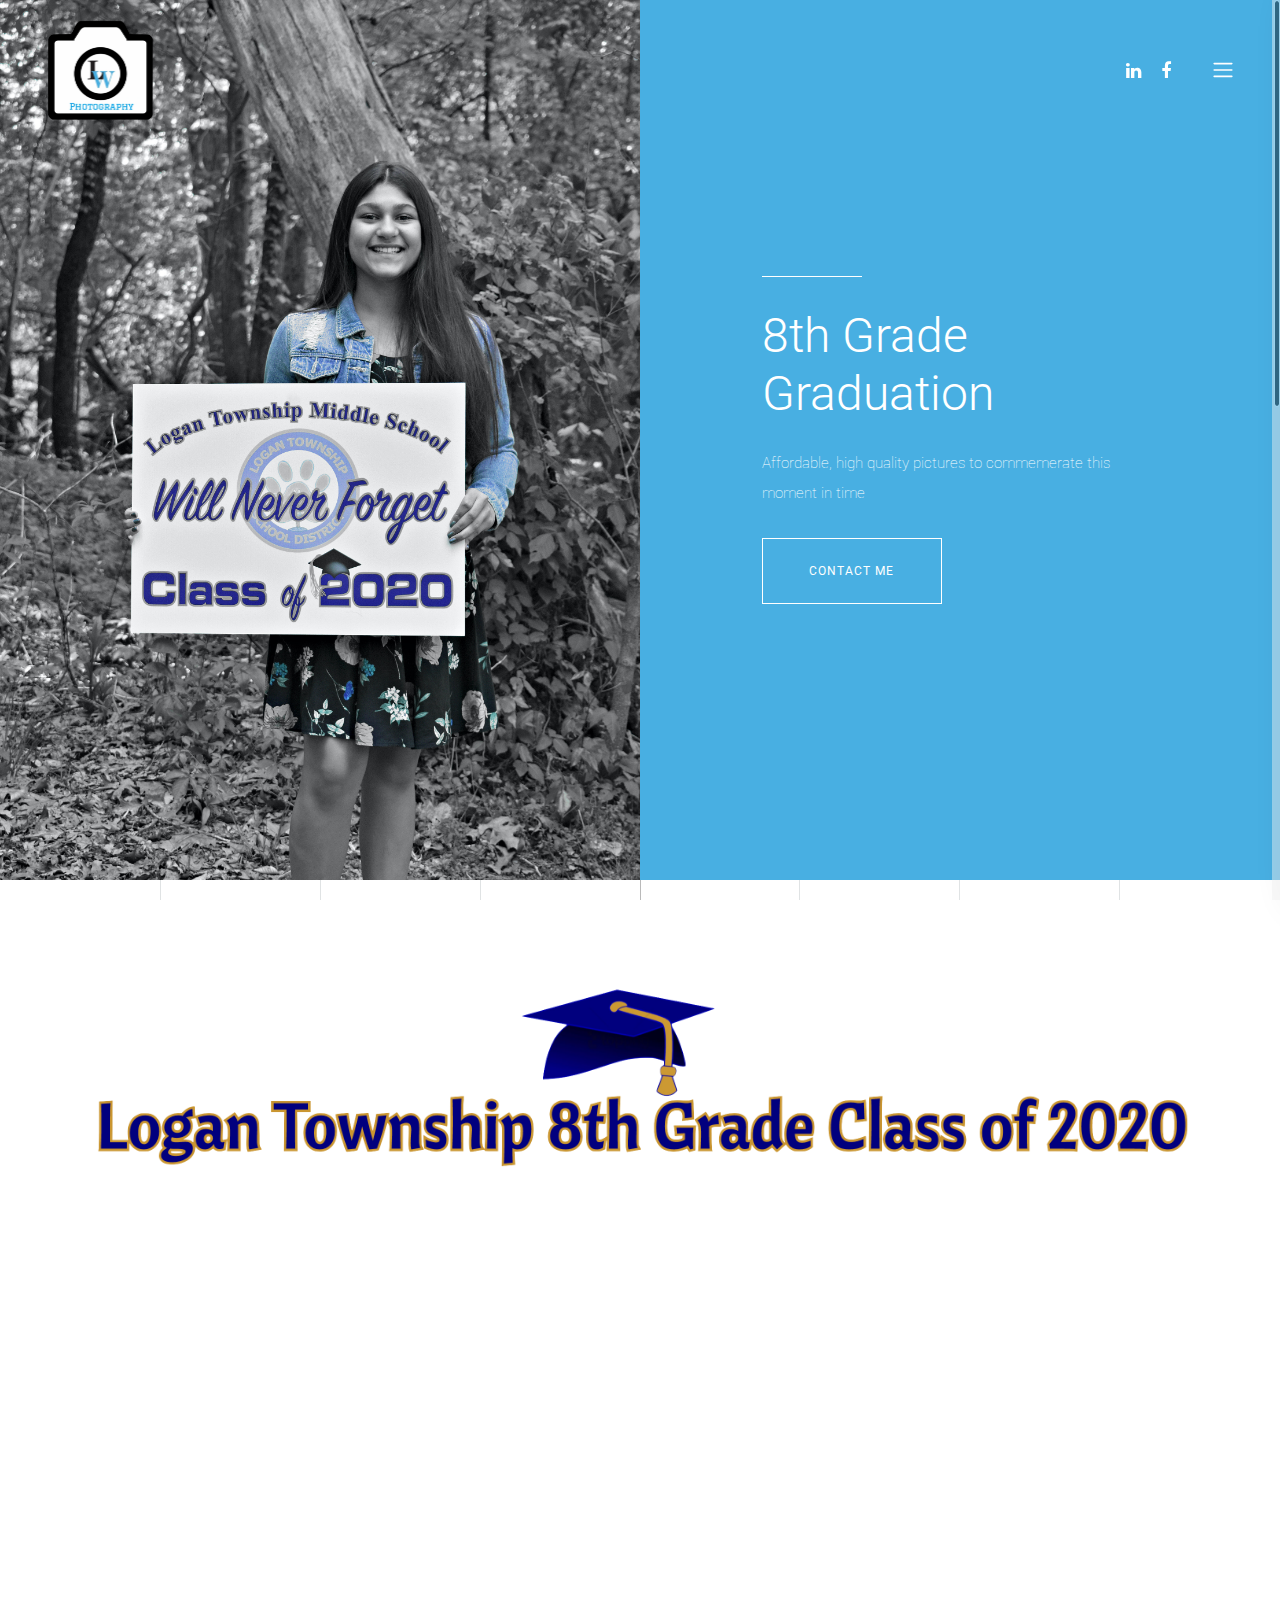
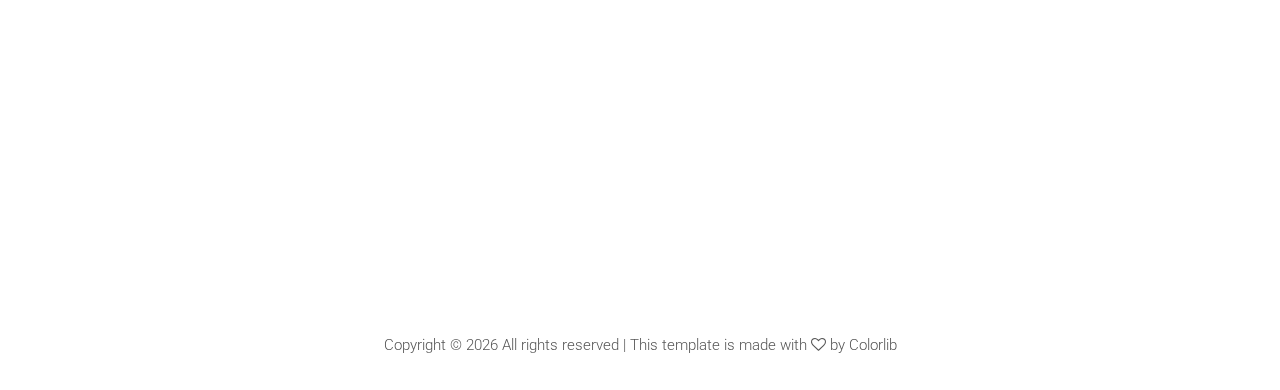
<file: graduation.html>
<!DOCTYPE html>
<html lang="en">

<head>
    <meta charset="UTF-8">
    <meta name="description" content="">
    <meta http-equiv="X-UA-Compatible" content="IE=edge">
    <meta name="viewport" content="width=device-width, initial-scale=1, shrink-to-fit=no">
    <!-- The above 4 meta tags *must* come first in the head; any other head content must come *after* these tags -->

    <!-- Title  -->
    <title>LW Phototgraphy</title>

    <!-- Favicon  -->
    <link rel="icon" href="favicon.ico">

    <!-- Style CSS -->
    <link rel="stylesheet" href="style.css">

</head>

<body>
    <!-- Preloader Start -->
    <div id="preloader">
        <div class="preload-content">
            <div id="sonar-load"></div>
        </div>
    </div>
    <!-- Preloader End -->

    <!-- Grids -->
    <div class="grids d-flex justify-content-between">
        <div class="grid1"></div>
        <div class="grid2"></div>
        <div class="grid3"></div>
        <div class="grid4"></div>
        <div class="grid5"></div>
        <div class="grid6"></div>
        <div class="grid7"></div>
        <div class="grid8"></div>
        <div class="grid9"></div>
    </div>

    <!-- ***** Main Menu Area Start ***** -->
    <div class="mainMenu d-flex align-items-center justify-content-between">
        <!-- Close Icon -->
        <div class="closeIcon">
            <i class="ti-close" aria-hidden="true"></i>
        </div>
        <!-- Logo Area -->
        <div class="logo-area">
            <a href="index.html">LW Photography</a>
        </div>
        <!-- Nav -->
        <div class="sonarNav wow fadeInUp" data-wow-delay="1s">
            <nav>
                <ul>
                    <li class="nav-item active">
                        <a class="nav-link" href="index.html">Home</a>
                    </li>
                    <li class="nav-item">
                        <a class="nav-link" href="about-me.html">About Me</a>
                    </li>
                    <li class="nav-item">
                        <a class="nav-link" href="services.html">Pricing</a>
                    </li>
                    <li class="nav-item">
                        <a class="nav-link" href="portfolio.html">Gallery</a>
                    </li>
                    <li class="nav-item">
                        <a class="nav-link" href="graduation.html">8th Grade Graduation</a>
                    </li>
                    <li class="nav-item">
                        <a class="nav-link" href="contact.html">Contact</a>
                    </li>
                </ul>
            </nav>
        </div>
        <!-- Copwrite Text -->
        <div class="copywrite-text">
            <p>
                <!-- Link back to Colorlib can't be removed. Template is licensed under CC BY 3.0. -->
                Copyright &copy;
                <script>
                    document.write(new Date().getFullYear());
                </script> All rights reserved | This template is made with <i class="fa fa-heart-o" aria-hidden="true"></i> by <a href="https://colorlib.com" target="_blank">Colorlib</a>
                <!-- Link back to Colorlib can't be removed. Template is licensed under CC BY 3.0. -->
            </p>
        </div>
    </div>
    <!-- ***** Main Menu Area End ***** -->

    <!-- ***** Header Area Start ***** -->
    <header class="header-area">
        <div class="container-fluid">
            <div class="row">
                <div class="col-12">
                    <div class="menu-area d-flex justify-content-between">
                        <!-- Logo Area  -->
                        <div class="logo-area">
                            <a href="index.html"><img src="lwLogo.png" alt="lwPhotography" style="width:110px;height:110px" position: fixed; bottom: 0px; left: 0px;></a>
                        </div>

                        <div class="menu-content-area d-flex align-items-center">
                            <!-- Header Social Area -->
                            <div class="header-social-area d-flex align-items-center">
                                <a href="https://www.linkedin.com/in/lara-wiscount-a92a31198" data-toggle="tooltip" data-placement="bottom" title="Linkedin"><i class="fa fa-linkedin" aria-hidden="true"></i></a>
                                <a href="https://www.facebook.com/people/LW-Wiscount/100018087784097" data-toggle="tooltip" data-placement="bottom" title="Facebook"><i class="fa fa-facebook" aria-hidden="true"></i></a>
                            </div>
                            <!-- Menu Icon -->
                            <span class="navbar-toggler-icon" id="menuIcon"></span>
                        </div>
                    </div>
                </div>
            </div>
        </div>
    </header>
    <!-- ***** Header Area End ***** -->

    <!-- ***** Hero Area Start ***** -->
    <div class="hero-area d-flex align-items-center">

        <!-- Hero Thumbnail -->
        <div class="hero-thumbnail equalize bg-img" style="background-image: url(img/bg-img/graduation1.jpg);"></div>

        <!-- Hero Content -->
        <div class="hero-content equalize">
            <div class="container-fluid h-100">
                <div class="row h-100 align-items-center justify-content-center">
                    <div class="col-12 col-md-8">
                        <div class="line"></div>
                        <h2>8th Grade Graduation</h2>
                        <p>Affordable, high quality pictures to commemerate this moment in time </p>
                        <a href="contact.html" class="btn sonar-btn white-btn">contact me</a>
                    </div>
                </div>
            </div>
        </div>
    </div>
    <!-- ***** Hero Area End ***** -->


    <div class="portfolio-area section-padding-100">
        <div class="container">
            <div class="row">
                <div class="col-12">
                    <div class="portfolio-title">
                        <h2> <img src="img/core-img/graduationText.png">
                        </h2>
                    </div>
                </div>
            </div>





            <div class="container-fluid">
                <div class="row">
                    <div class="about-us-content bg-white all">
                        <div class="section-heading text-center wow fadeInUp" data-wow-delay="300ms">

                            <p class="wow fadeInUp" data-wow-delay="600ms">
                                Our 8th graders have already missed out on so much! Logan students have the unique experience of spending Kindergarden through 8th grade together. I want to give them a chance to celebrate this milestone! I am offering graduation photo shoots for only
                                $50! You will get at least 8 edited digital pictures in whatever outfits and props you want. Safety is my 1st concern! I will be wearing a mask and stay more than 6 feet away from your child. I understand everyone is dealing
                                with different stresses during this Pandemic. If $50 is too much, just contact me. We will get them done : )
                            </p>
                        </div>
                    </div>
                </div>
            </div>
        </div>
    </div>
    </div>




    <!-- ***** Call to Action Area Start ***** -->
    <div class="sonar-call-to-action-area section-padding-0-100">
        <div class="backEnd-content">

        </div>
        <div class="container">
            <div class="row">
                <div class="col-12">
                    <div class="call-to-action-content wow fadeInUp" data-wow-delay="0.5s">
                        <h2>I am an experienced photographer</h2>
                        <h5>Let’s talk</h5>
                        <a href="contact.html" class="btn sonar-btn mt-100">contact me</a>
                    </div>
                </div>
            </div>
        </div>
    </div>
    <!-- ***** Call to Action Area End ***** -->

    <!-- ***** Footer Area Start ***** -->
    <footer class="footer-area">
        <div class="container">
            <div class="row">
                <div class="col-12">
                    <!-- Copywrite Text -->
                    <div class="copywrite-text">
                        <p>
                            <!-- Link back to Colorlib can't be removed. Template is licensed under CC BY 3.0. -->
                            Copyright &copy;
                            <script>
                                document.write(new Date().getFullYear());
                            </script> All rights reserved | This template is made with <i class="fa fa-heart-o" aria-hidden="true"></i> by <a href="https://colorlib.com" target="_blank">Colorlib</a>
                            <!-- Link back to Colorlib can't be removed. Template is licensed under CC BY 3.0. -->
                        </p>
                    </div>
                </div>
            </div>
        </div>
    </footer>
    <!-- ***** Footer Area End ***** -->

    <!-- jQuery (Necessary for All JavaScript Plugins) -->
    <script src="js/jquery/jquery-2.2.4.min.js"></script>
    <!-- Popper js -->
    <script src="js/popper.min.js"></script>
    <!-- Bootstrap js -->
    <script src="js/bootstrap.min.js"></script>
    <!-- Plugins js -->
    <script src="js/plugins.js"></script>
    <!-- Active js -->
    <script src="js/active.js"></script>

</body>

</html>
</file>
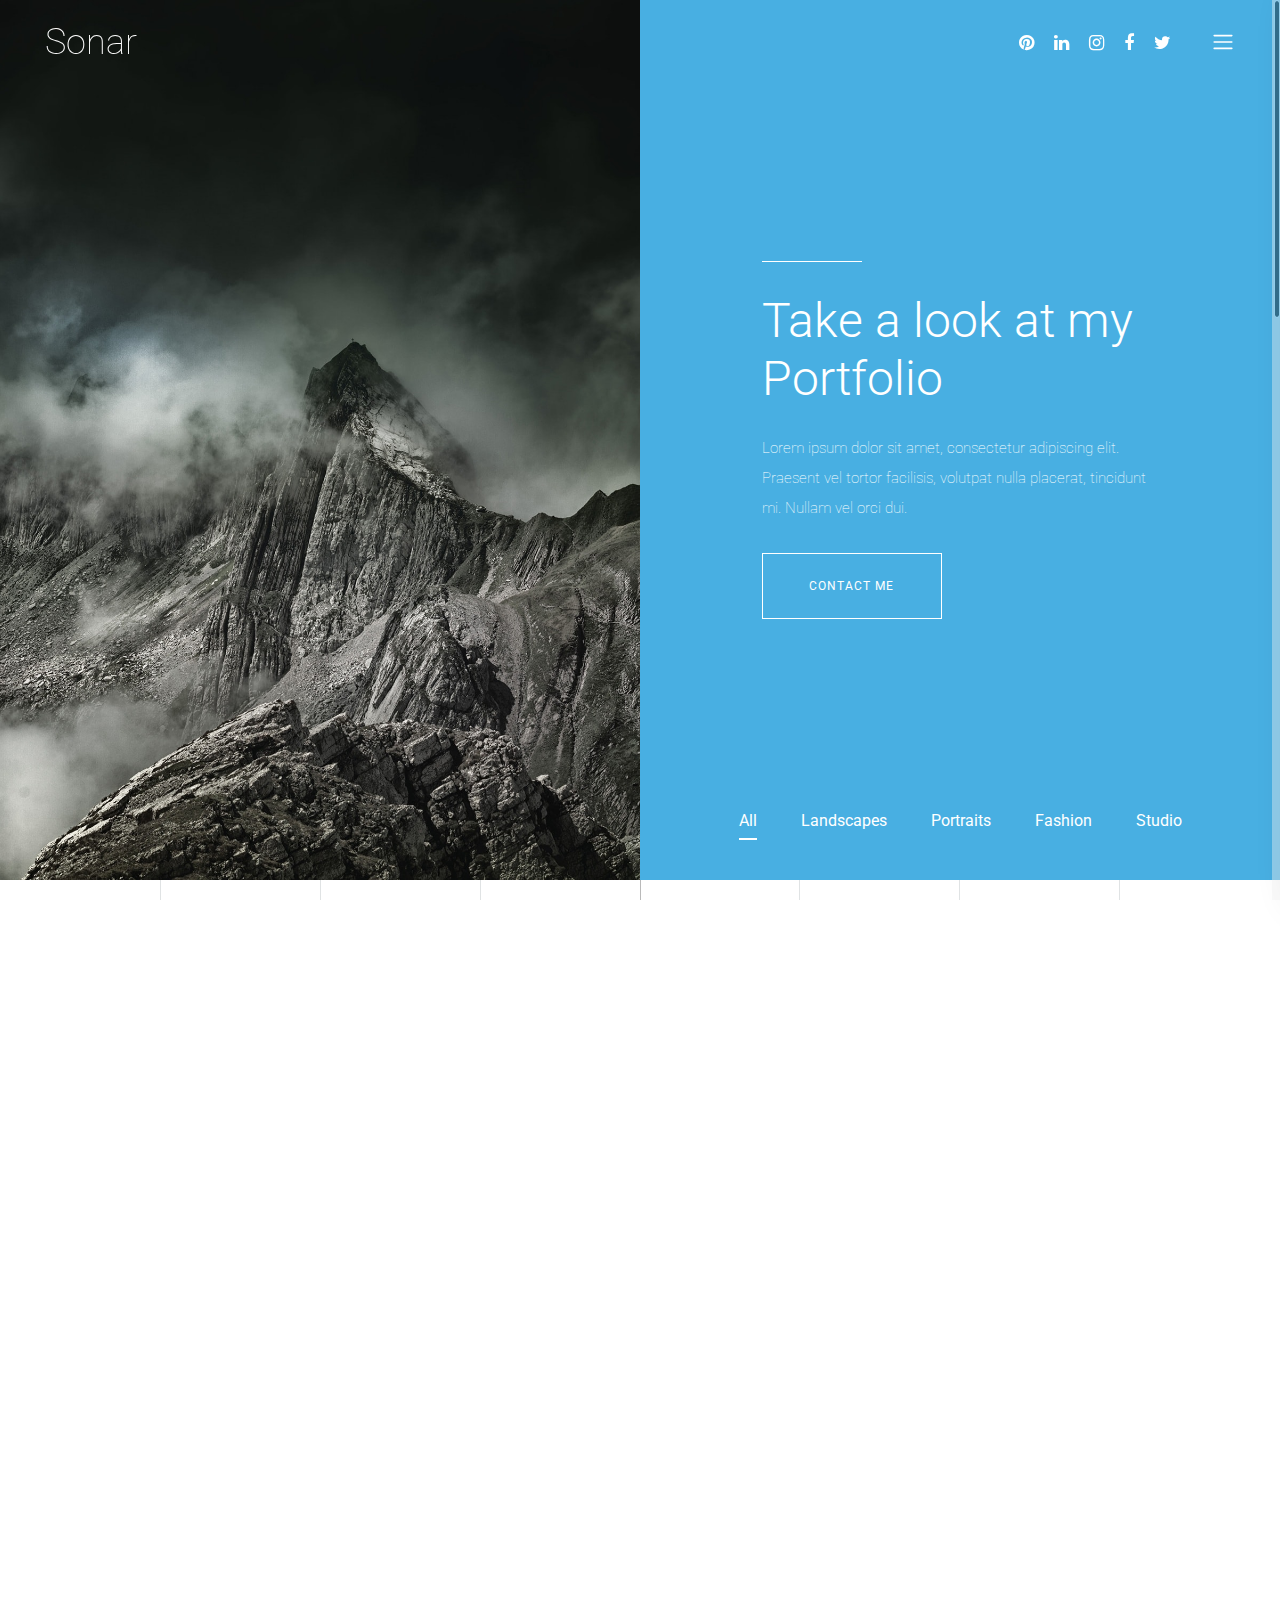
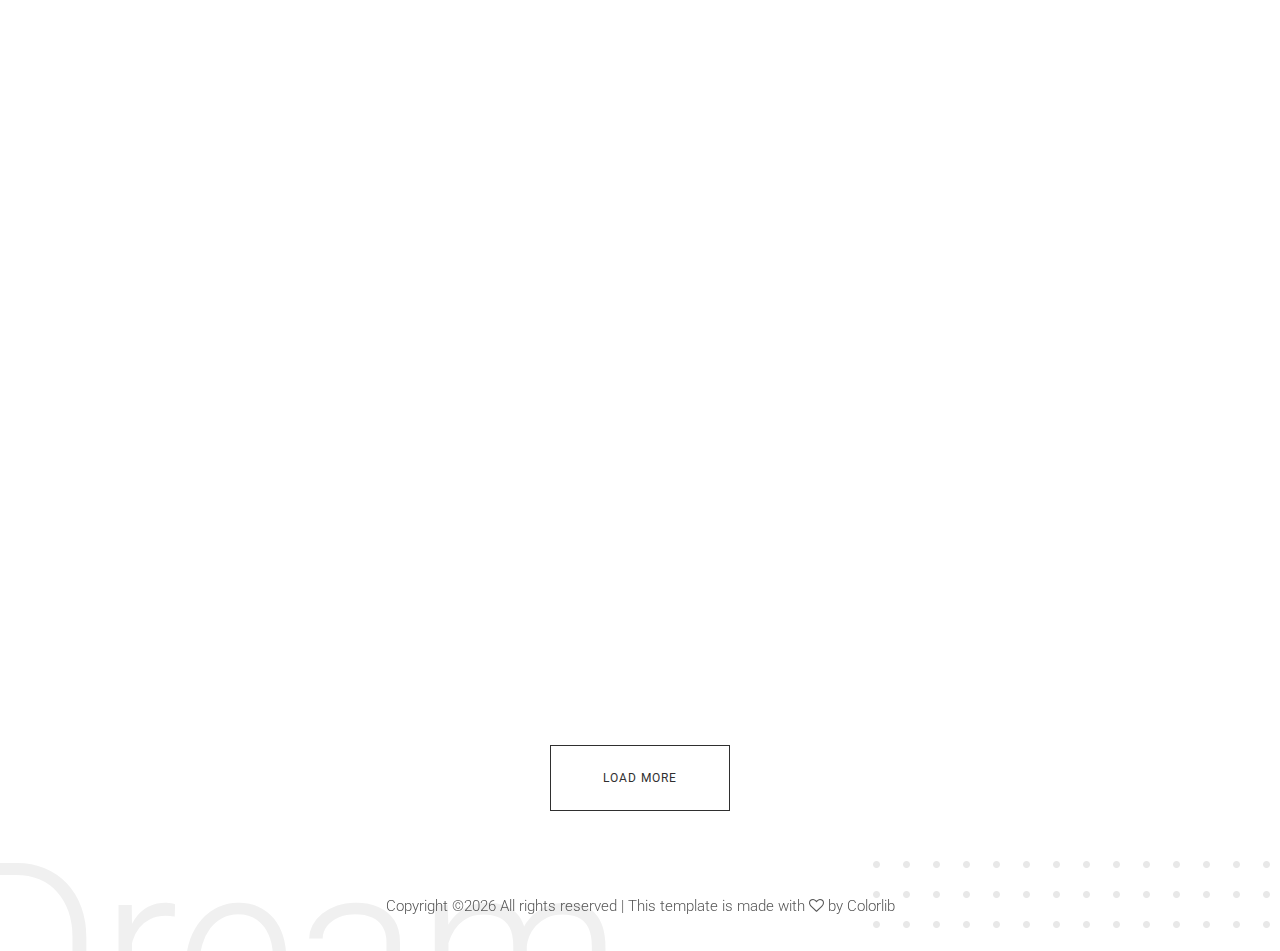
<file: nothing.html>
<!DOCTYPE html>
<html lang="en">

<head>
    <meta charset="UTF-8">
    <meta name="description" content="">
    <meta http-equiv="X-UA-Compatible" content="IE=edge">
    <meta name="viewport" content="width=device-width, initial-scale=1, shrink-to-fit=no">
    <!-- The above 4 meta tags *must* come first in the head; any other head content must come *after* these tags -->

    <!-- Title  -->
    <title>Sonar - Photography Template</title>

    <!-- Favicon  -->
    <link rel="icon" href="img/core-img/favicon.ico">

    <!-- Style CSS -->
    <link rel="stylesheet" href="style.css">

</head>

<body>
    <!-- Preloader Start -->
    <div id="preloader">
        <div class="preload-content">
            <div id="sonar-load"></div>
        </div>
    </div>
    <!-- Preloader End -->

    <!-- Grids -->
    <div class="grids d-flex justify-content-between">
        <div class="grid1"></div>
        <div class="grid2"></div>
        <div class="grid3"></div>
        <div class="grid4"></div>
        <div class="grid5"></div>
        <div class="grid6"></div>
        <div class="grid7"></div>
        <div class="grid8"></div>
        <div class="grid9"></div>
    </div>

    <!-- ***** Main Menu Area Start ***** -->
    <div class="mainMenu d-flex align-items-center justify-content-between">
        <!-- Close Icon -->
        <div class="closeIcon">
            <i class="ti-close" aria-hidden="true"></i>
        </div>
        <!-- Logo Area -->
        <div class="logo-area">
            <a href="index.html">Sonar</a>
        </div>
        <!-- Nav -->
        <div class="sonarNav">
            <nav>
                <ul>
                    <li class="nav-item active">
                        <a class="nav-link" href="index.html">Home</a>
                    </li>
                    <li class="nav-item">
                        <a class="nav-link" href="about-me.html">About Me</a>
                    </li>
                    <li class="nav-item">
                        <a class="nav-link" href="services.html">Services</a>
                    </li>
                    <li class="nav-item">
                        <a class="nav-link" href="portfolio.html">Portfolio</a>
                    </li>
                    <li class="nav-item">
                        <a class="nav-link" href="blog.html">Blog</a>
                    </li>
                    <li class="nav-item">
                        <a class="nav-link" href="contact.html">Contact</a>
                    </li>
                    <li class="nav-item">
                        <a class="nav-link" href="elements.html">Elements</a>
                    </li>
                </ul>
            </nav>
        </div>
        <!-- Copwrite Text -->
        <div class="copywrite-text">
            <p><!-- Link back to Colorlib can't be removed. Template is licensed under CC BY 3.0. -->
Copyright &copy;<script>document.write(new Date().getFullYear());</script> All rights reserved | This template is made with <i class="fa fa-heart-o" aria-hidden="true"></i> by <a href="https://colorlib.com" target="_blank">Colorlib</a>
<!-- Link back to Colorlib can't be removed. Template is licensed under CC BY 3.0. -->
</p>
        </div>
    </div>
    <!-- ***** Main Menu Area End ***** -->

    <!-- ***** Header Area Start ***** -->
    <header class="header-area">
        <div class="container-fluid">
            <div class="row">
                <div class="col-12">
                    <div class="menu-area d-flex justify-content-between">
                        <!-- Logo Area  -->
                        <div class="logo-area">
                            <a href="index.html">Sonar</a>
                        </div>

                        <div class="menu-content-area d-flex align-items-center">
                            <!-- Header Social Area -->
                            <div class="header-social-area d-flex align-items-center">
                                <a href="#" data-toggle="tooltip" data-placement="bottom" title="Pinterest"><i class="fa fa-pinterest" aria-hidden="true"></i></a>
                                <a href="#" data-toggle="tooltip" data-placement="bottom" title="Linkedin"><i class="fa fa-linkedin" aria-hidden="true"></i></a>
                                <a href="#" data-toggle="tooltip" data-placement="bottom" title="Instagram"><i class="fa fa-instagram" aria-hidden="true"></i></a>
                                <a href="#" data-toggle="tooltip" data-placement="bottom" title="Facebook"><i class="fa fa-facebook" aria-hidden="true"></i></a>
                                <a href="#" data-toggle="tooltip" data-placement="bottom" title="Twitter"><i class="fa fa-twitter" aria-hidden="true"></i></a>
                            </div>
                            <!-- Menu Icon -->
                            <span class="navbar-toggler-icon" id="menuIcon"></span>
                        </div>
                    </div>
                </div>
            </div>
        </div>
    </header>
    <!-- ***** Header Area End ***** -->

    <!-- ***** Hero Area Start ***** -->
    <div class="hero-area d-flex align-items-center">
        <!-- Hero Thumbnail -->
        <div class="hero-thumbnail equalize bg-img" style="background-image: url(img/bg-img/portfolio.jpg);"></div>
        
        <!-- Hero Content -->
        <div class="hero-content equalize">
            <div class="container-fluid h-100">
                <div class="row h-100 align-items-center justify-content-center">
                    <div class="col-12 col-md-8">
                        <div class="line"></div>
                        <h2>Take a look at my Portfolio</h2>
                        <p>Lorem ipsum dolor sit amet, consectetur adipiscing elit. Praesent vel tortor facilisis, volutpat nulla placerat, tincidunt mi. Nullam vel orci dui.</p>
                        <a href="#" class="btn sonar-btn white-btn">contact me</a>
                    </div>
                </div>
            </div>
        </div>

        <!-- Portfolio Menu -->
        <div class="sonar-portfolio-menu">
            <div class="text-center portfolio-menu">
                <button class="btn active" data-filter="*">All</button>
                <button class="btn" data-filter=".landscapes">Landscapes</button>
                <button class="btn" data-filter=".portraits">Portraits</button>
                <button class="btn" data-filter=".fashion">Fashion</button>
                <button class="btn" data-filter=".studio">Studio</button>
            </div>
        </div>
    </div>
    <!-- ***** Hero Area End ***** -->

    <!-- ****** Gallery Area Start ****** -->
    <section class="sonar-projects-area" id="projects">
        <div class="container-fluid">
            <div class="row sonar-portfolio">

                <!-- Single gallery Item -->
                <div class="col-12 col-sm-6 col-lg-3 single_gallery_item landscapes studio wow fadeInUpBig" data-wow-delay="300ms">
                    <a class="gallery-img" href="img/portfolio-img/1.jpg"><img src="img/portfolio-img/1.jpg" alt=""></a>
                    <!-- Gallery Content -->
                    <div class="gallery-content">
                        <h4>Mountains in the mist</h4>
                        <p>Landscapes</p>
                    </div>
                </div>

                <!-- Single gallery Item -->
                <div class="col-12 col-sm-6 col-lg-3 single_gallery_item portraits fashion wow fadeInUpBig" data-wow-delay="500ms">
                    <a class="gallery-img" href="img/portfolio-img/2.jpg"><img src="img/portfolio-img/2.jpg" alt=""></a>
                    <!-- Gallery Content -->
                    <div class="gallery-content">
                        <h4>A beautifull encounter</h4>
                        <p>Portrait</p>
                    </div>
                </div>

                <!-- Single gallery Item -->
                <div class="col-12 col-sm-6 col-lg-3 single_gallery_item landscapes studio wow fadeInUpBig" data-wow-delay="700ms">
                    <a class="gallery-img" href="img/portfolio-img/3.jpg"><img src="img/portfolio-img/3.jpg" alt=""></a>
                    <!-- Gallery Content -->
                    <div class="gallery-content">
                        <h4>Mountains in the mist</h4>
                        <p>Landscapes</p>
                    </div>
                </div>

                <!-- Single gallery Item -->
                <div class="col-12 col-sm-6 col-lg-3 single_gallery_item portraits studio wow fadeInUpBig" data-wow-delay="900ms">
                    <a class="gallery-img" href="img/portfolio-img/4.jpg"><img src="img/portfolio-img/4.jpg" alt=""></a>
                    <!-- Gallery Content -->
                    <div class="gallery-content">
                        <h4>A beautifull encounter</h4>
                        <p>Portrait</p>
                    </div>
                </div>

                <!-- Single gallery Item -->
                <div class="col-12 col-sm-6 col-lg-3 single_gallery_item landscapes fashion wow fadeInUpBig" data-wow-delay="300ms">
                    <a class="gallery-img" href="img/portfolio-img/5.jpg"><img src="img/portfolio-img/5.jpg" alt=""></a>
                    <!-- Gallery Content -->
                    <div class="gallery-content">
                        <h4>Mountains in the mist</h4>
                        <p>Landscapes</p>
                    </div>
                </div>

                <!-- Single gallery Item -->
                <div class="col-12 col-sm-6 col-lg-3 single_gallery_item portraits fashion wow fadeInUpBig" data-wow-delay="500ms">
                    <a class="gallery-img" href="img/portfolio-img/6.jpg"><img src="img/portfolio-img/6.jpg" alt=""></a>
                    <!-- Gallery Content -->
                    <div class="gallery-content">
                        <h4>A beautifull encounter</h4>
                        <p>Portrait</p>
                    </div>
                </div>

                <!-- Single gallery Item -->
                <div class="col-12 col-sm-6 col-lg-3 single_gallery_item landscapes fashion wow fadeInUpBig" data-wow-delay="700ms">
                    <a class="gallery-img" href="img/portfolio-img/7.jpg"><img src="img/portfolio-img/7.jpg" alt=""></a>
                    <!-- Gallery Content -->
                    <div class="gallery-content">
                        <h4>Mountains in the mist</h4>
                        <p>Landscapes</p>
                    </div>
                </div>

                <!-- Single gallery Item -->
                <div class="col-12 col-sm-6 col-lg-3 single_gallery_item portraits studio wow fadeInUpBig" data-wow-delay="900ms">
                    <a class="gallery-img" href="img/portfolio-img/8.jpg"><img src="img/portfolio-img/8.jpg" alt=""></a>
                    <!-- Gallery Content -->
                    <div class="gallery-content">
                        <h4>A beautifull encounter</h4>
                        <p>Portrait</p>
                    </div>
                </div>

                <!-- Single gallery Item -->
                <div class="col-12 col-sm-6 col-lg-3 single_gallery_item landscapes studio wow fadeInUpBig" data-wow-delay="300ms">
                    <a class="gallery-img" href="img/portfolio-img/9.jpg"><img src="img/portfolio-img/9.jpg" alt=""></a>
                    <!-- Gallery Content -->
                    <div class="gallery-content">
                        <h4>Mountains in the mist</h4>
                        <p>Landscapes</p>
                    </div>
                </div>

                <!-- Single gallery Item -->
                <div class="col-12 col-sm-6 col-lg-3 single_gallery_item portraits wow fadeInUpBig" data-wow-delay="500ms">
                    <a class="gallery-img" href="img/portfolio-img/10.jpg"><img src="img/portfolio-img/10.jpg" alt=""></a>
                    <!-- Gallery Content -->
                    <div class="gallery-content">
                        <h4>A beautifull encounter</h4>
                        <p>Portrait</p>
                    </div>
                </div>

                <!-- Single gallery Item -->
                <div class="col-12 col-sm-6 col-lg-3 single_gallery_item landscapes wow fadeInUpBig" data-wow-delay="700ms">
                    <a class="gallery-img" href="img/portfolio-img/11.jpg"><img src="img/portfolio-img/11.jpg" alt=""></a>
                    <!-- Gallery Content -->
                    <div class="gallery-content">
                        <h4>Mountains in the mist</h4>
                        <p>Landscapes</p>
                    </div>
                </div>

                <!-- Single gallery Item -->
                <div class="col-12 col-sm-6 col-lg-3 single_gallery_item portraits wow fadeInUpBig" data-wow-delay="900ms">
                    <a class="gallery-img" href="img/portfolio-img/12.jpg"><img src="img/portfolio-img/12.jpg" alt=""></a>
                    <!-- Gallery Content -->
                    <div class="gallery-content">
                        <h4>A beautifull encounter</h4>
                        <p>Portrait</p>
                    </div>
                </div>
            </div>

            <div class="row">
                <div class="col-12 text-center">
                    <a href="#" class="btn sonar-btn">Load More</a>
                </div>
            </div>
        </div>
    </section>
    <!-- ****** Gallery Area End ****** -->

    <!-- ***** Footer Area Start ***** -->
    <footer class="footer-area">
        <!-- back end content -->
        <div class="backEnd-content">
            <img class="dots" src="img/core-img/dots.png" alt="">
            <h2>Dream</h2>
        </div>
        
        <div class="container">
            <div class="row">
                <div class="col-12">
                    <!-- Copywrite Text -->
                    <div class="copywrite-text">
                        <p><!-- Link back to Colorlib can't be removed. Template is licensed under CC BY 3.0. -->
Copyright &copy;<script>document.write(new Date().getFullYear());</script> All rights reserved | This template is made with <i class="fa fa-heart-o" aria-hidden="true"></i> by <a href="https://colorlib.com" target="_blank">Colorlib</a>
<!-- Link back to Colorlib can't be removed. Template is licensed under CC BY 3.0. -->
</p>
                    </div>
                </div>
            </div>
        </div>
    </footer>
    <!-- ***** Footer Area End ***** -->

    <!-- jQuery (Necessary for All JavaScript Plugins) -->
    <script src="js/jquery/jquery-2.2.4.min.js"></script>
    <!-- Popper js -->
    <script src="js/popper.min.js"></script>
    <!-- Bootstrap js -->
    <script src="js/bootstrap.min.js"></script>
    <!-- Plugins js -->
    <script src="js/plugins.js"></script>
    <!-- Active js -->
    <script src="js/active.js"></script>

</body>

</html>
</file>
<file: style.css>
/* [ -- Master Stylesheet -- ] */


/* ----------------------------------------------------------
:: Template Name: Sonar - Photography Template
:: Author: Colorlib
:: Author URL: https://colorlib.com
:: Version: 1.0
:: Created: March 09, 2018
:: Last Updated: March 09, 2018
---------------------------------------------------------- */


/* Variables */


/* mixin */


/* :: Import Fonts */

@import url("https://fonts.googleapis.com/css?family=Roboto:100,300,400,500,700");

/* :: Import All CSS */

@import url(css/bootstrap.min.css);
@import url(css/animate.css);
@import url(css/owl.carousel.css);
@import url(css/magnific-popup.css);
@import url(css/font-awesome.min.css);
@import url(css/themify-icons.css);

/* :: Base CSS */

* {
    margin: 0;
    padding: 0;
}

body {
    font-family: "Roboto", sans-serif;
}

h1,
h2,
h3,
h4,
h5,
h6 {
    color: #48AFE2;
    font-weight: 300;
}

p {
    color: #565656;
    font-size: 15px;
    line-height: 2;
    font-weight: 100;
}

a {
    -webkit-transition-duration: 500ms;
    transition-duration: 500ms;
    text-decoration: none;
    outline: none;
    font-size: 14px;
    font-weight: 700;
}

a:hover,
a:focus {
    -webkit-transition-duration: 500ms;
    transition-duration: 500ms;
    text-decoration: none;
    outline: none;
    font-size: 12px;
    font-weight: 400;
}

#preloader {
    display: -webkit-box;
    display: -ms-flexbox;
    display: flex;
    -webkit-box-align: center;
    -ms-flex-align: center;
    -ms-grid-row-align: center;
    align-items: center;
    -webkit-box-pack: center;
    -ms-flex-pack: center;
    justify-content: center;
    background-color: #48AFE2;
    position: fixed;
    width: 100%;
    height: 100%;
    z-index: 1000000;
}

#sonar-load {
    width: 70px;
    height: 70px;
    border-radius: 50%;
    border: 3px;
    border-style: solid;
    border-color: transparent;
    border-top-color: #f8f5f5;
    -webkit-animation: sonar 2400ms linear infinite;
    animation: sonar 2400ms linear infinite;
    z-index: 999;
}

#sonar-load:before {
    content: "";
    position: absolute;
    top: 7.5px;
    left: 7.5px;
    right: 7.5px;
    bottom: 7.5px;
    border-radius: 50%;
    border: 3px;
    border-style: solid;
    border-color: transparent;
    border-top-color: #f8f5f5;
    -webkit-animation: sonar 2700ms linear infinite;
    animation: sonar 2700ms linear infinite;
}

#sonar-load:after {
    content: "";
    position: absolute;
    top: 20px;
    left: 20px;
    right: 20px;
    bottom: 20px;
    border-radius: 50%;
    border: 3px;
    border-style: solid;
    border-color: transparent;
    border-top-color: #f8f5f5;
    -webkit-animation: sonar 1800ms linear infinite;
    animation: sonar 1800ms linear infinite;
}

@-webkit-keyframes sonar {
    0% {
        -webkit-transform: rotate(0deg);
        transform: rotate(0deg);
    }
    100% {
        -webkit-transform: rotate(360deg);
        transform: rotate(360deg);
    }
}

@keyframes sonar {
    0% {
        -webkit-transform: rotate(0deg);
        transform: rotate(0deg);
    }
    100% {
        -webkit-transform: rotate(360deg);
        transform: rotate(360deg);
    }
}

ul,
ol {
    margin: 0;
}

ul li,
ol li {
    list-style: none;
}

img {
    height: auto;
    max-width: 100%;
}

.sonar-table {
    display: table;
    z-index: 9;
    position: absolute;
    width: 100%;
    height: 100%;
    margin: 0;
}

.sonar-table-cell {
    display: table-cell;
    vertical-align: middle;
}

.mt-15 {
    margin-top: 15px;
}

.mt-30 {
    margin-top: 30px;
}

.mt-50 {
    margin-top: 50px;
}

.mt-70 {
    margin-top: 70px;
}

.mt-100 {
    margin-top: 100px;
}

.mb-15 {
    margin-bottom: 15px;
}

.mb-30 {
    margin-bottom: 30px;
}

.mb-50 {
    margin-bottom: 50px;
}

.ml-15 {
    margin-left: 15px;
}

.ml-30 {
    margin-left: 30px;
}

.mr-15 {
    margin-right: 15px;
}

.mr-30 {
    margin-right: 30px;
}

.mb-70 {
    margin-bottom: 70px;
}

.mb-100 {
    margin-bottom: 100px;
}

.mt-230 {
    margin-top: 230px;
}

@media only screen and (max-width: 767px) {
    .mt-230 {
        margin-top: 100px;
    }
}

.bg-img {
    background-position: center center;
    background-size: cover;
    background-repeat: no-repeat;
}

.bg-transparent {
    background-color: transparent;
}

.font-bold {
    font-weight: 700;
}

.font-light {
    font-weight: 300;
}

.height-500 {
    height: 500px !important;
}

.height-600 {
    height: 600px !important;
}

.height-700 {
    height: 700px !important;
}

.height-800 {
    height: 800px !important;
}

.mfp-wrap {
    z-index: 100000;
}

.mfp-image-holder .mfp-close,
.mfp-iframe-holder .mfp-close {
    color: #ffffff;
    right: -30px;
    padding-right: 0;
    width: 30px;
    height: 30px;
    line-height: 25px;
    text-align: center;
    border: 2px solid #ffffff;
    border-radius: 50%;
    top: 10px;
}

.allign-center {
    margin: 0 auto;
}

#scrollUp {
    background-color: #48AFE2;
    border-radius: 50%;
    bottom: 60px;
    right: 60px;
    box-shadow: 0 2px 6px 0 rgba(0, 0, 0, 0.3);
    color: #ffffff;
    font-size: 30px;
    height: 70px;
    text-align: center;
    width: 70px;
    line-height: 66px;
    -webkit-transition-duration: 500ms;
    transition-duration: 500ms;
}

#scrollUp:hover {
    background-color: #192a56;
}

@media only screen and (min-width: 768px) and (max-width: 991px) {
    #scrollUp {
        bottom: 30px;
        right: 30px;
        height: 50px;
        width: 50px;
        line-height: 46px;
    }
}

@media only screen and (max-width: 767px) {
    #scrollUp {
        bottom: 30px;
        right: 30px;
        height: 50px;
        width: 50px;
        line-height: 46px;
    }
}

.section-padding-100 {
    padding: 100px 0;
}

.section-padding-50 {
    padding: 50px 0;
}

.section-padding-50-0 {
    padding: 50px 0 0 0;
}

.section-padding-100-70 {
    padding: 100px 0 70px;
}

.section-padding-100-50 {
    padding: 100px 0 50px;
}

.section-padding-100-0 {
    padding: 100px 0 0;
}

.section-padding-0-100 {
    padding: 0 0 100px;
}

.section-padding-100-20 {
    padding: 100px 0 20px 0;
}

.bg-gray {
    background-color: #f8f5f5;
}

.nicescroll-rails {
    z-index: 999999 !important;
}

.section-heading {
    text-align: center;
    margin-bottom: 80px;
    position: relative;
    z-index: 1;
}

.section-heading .line {
    width: 100px;
    height: 1px;
    background-color: #48AFE2;
    margin-bottom: 30px;
    display: block;
}

.section-heading h2 {
    font-size: 48px;
    margin-bottom: 0;
    font-weight: 100;
    line-height: 1.5;
}

.section-heading h2 span {
    font-weight: 400;
}

@media only screen and (min-width: 768px) and (max-width: 991px) {
    .section-heading h2 {
        font-size: 36px;
    }
}

@media only screen and (max-width: 767px) {
    .section-heading h2 {
        font-size: 30px;
    }
}

.sonar-btn {
    position: relative;
    z-index: 1;
    min-width: 180px;
    height: 66px;
    border: 1px solid;
    border-color: #2f2f2f;
    text-transform: uppercase;
    color: #2f2f2f;
    font-size: 12px;
    letter-spacing: 1px;
    border-radius: 0;
    line-height: 64px;
    padding: 0;
    background-color: #ffffff;
}

.sonar-btn:hover,
.sonar-btn:focus {
    background-color: #2f2f2f;
    font-size: 12px;
    color: #ffffff;
}

.sonar-btn.white-btn {
    border-color: #ffffff;
    color: #ffffff;
    background-color: transparent;
}

.sonar-btn.white-btn:hover,
.sonar-btn.white-btn:focus {
    background-color: #ffffff;
    color: #2f2f2f;
}

.sonar-btn.btn-2 {
    background-color: #2f2f2f;
    font-size: 12px;
    color: #ffffff;
}

.sonar-btn.btn-3 {
    background-color: #48AFE2;
    color: #ffffff;
}

.sonar-btn.btn-3::before {
    position: absolute;
    width: 100%;
    height: 100%;
    background-color: transparent;
    border: 1px solid;
    border-color: #48AFE2;
    right: -6px;
    bottom: -6px;
    content: '';
    z-index: -100;
}

.sonar-btn.btn-3:hover,
.sonar-btn.btn-3:focus {
    background-color: #48AFE2;
    color: #ffffff;
}

.bg-overlay {
    position: relative;
    z-index: 1;
}

.bg-overlay::after {
    position: absolute;
    z-index: -1;
    top: 0;
    left: 0;
    width: 100%;
    height: 100%;
    background-color: #2f2f2f;
    opacity: 0.85;
    content: '';
}

.bg-overlay-black {
    position: relative;
    z-index: 1;
}

.bg-overlay-black::after {
    position: absolute;
    z-index: 1;
    top: 0;
    left: 0;
    width: 100%;
    height: 100%;
    background-color: #000;
    opacity: 0.85;
    content: '';
}

.bg-overlay-white {
    position: relative;
    z-index: 1;
}

.bg-overlay-white::after {
    position: absolute;
    z-index: -2;
    top: 0;
    left: 0;
    width: 100%;
    height: 100%;
    background-color: rgba(230, 241, 255, 0.5);
    content: '';
}

.slide-background-overlay {
    position: relative;
    z-index: 1;
    bottom: 0;
    left: 0;
    width: 100%;
    height: 60%;
}

.slide-background-overlay::after {
    content: '';
    position: absolute;
    height: 60%;
    width: 100%;
    z-index: -1;
    bottom: 0;
    left: 0;
    background: rgba(0, 0, 0, 0.9);
    background: -webkit-linear-gradient(bottom, rgba(0, 0, 0, 0.9) 0%, rgba(0, 0, 0, 0.1) 90%, rgba(0, 0, 0, 0) 100%);
    background: linear-gradient(to top, rgba(0, 0, 0, 0.9) 0%, rgba(0, 0, 0, 0.1) 90%, rgba(0, 0, 0, 0) 100%);
}

.grids {
    position: fixed;
    width: 100%;
    height: 100%;
    z-index: -1;
}

.grids div {
    width: 1px;
    height: 100%;
    background-color: #e0e3e4;
}

.grids div:nth-child(5) {
    background-color: #bababa;
}

.grids div:first-child,
.grids div:last-child {
    background-color: transparent;
}


/* :: Header Area CSS */

.header-area {
    position: fixed;
    z-index: 995;
    top: 0;
    left: 0;
    width: 100%;
    height: auto;
    -webkit-transition-duration: 500ms;
    transition-duration: 500ms;
    background-color: transparent;
    padding: 15px 30px;
}

.header-area .logo-area a {
    color: #ffffff;
    font-size: 36px;
    font-weight: 100;
}

@media only screen and (max-width: 767px) {
    .header-area .logo-area a {
        font-size: 24px;
    }
}

.header-area .menu-content-area .header-social-area {
    margin-right: 30px;
}

.header-area .menu-content-area .header-social-area a {
    font-size: 18px;
    padding: 0 10px;
    color: #ffffff;
}

@media only screen and (max-width: 767px) {
    .header-area .menu-content-area .header-social-area a {
        padding: 0 5px;
        font-size: 14px;
    }
}

@media only screen and (max-width: 767px) {
    .header-area .menu-content-area .header-social-area {
        margin-right: 15px;
    }
}

.header-area.sticky {
    background-color: #48AFE2;
}

@media only screen and (max-width: 767px) {
    .header-area {
        padding: 10px 0;
    }
}

.navbar-toggler-icon {
    background-image: url("data:image/svg+xml;charset=utf8,%3Csvg viewBox='0 0 30 30' xmlns='http://www.w3.org/2000/svg'%3E%3Cpath stroke='rgba(255, 255, 255, 1)' stroke-width='2' stroke-linecap='round' stroke-miterlimit='10' d='M4 7h22M4 15h22M4 23h22'/%3E%3C/svg%3E");
    cursor: pointer;
}

.mainMenu {
    position: fixed;
    width: 480px;
    height: 100%;
    top: 0;
    right: -500px;
    background-color: #48AFE2;
    z-index: 99999;
    text-align: center;
    -webkit-box-orient: vertical;
    -webkit-box-direction: normal;
    -ms-flex-direction: column;
    flex-direction: column;
    padding: 50px 15px;
    -webkit-transition-duration: 800ms;
    transition-duration: 800ms;
    box-shadow: 0 0 40px rgba(0, 0, 0, 0.2);
}

.mainMenu .closeIcon {
    position: absolute;
    right: 50px;
    top: 50px;
    z-index: 9;
    color: #ffffff;
    font-size: 20px;
    cursor: pointer;
    -webkit-transition-duration: 750ms;
    transition-duration: 750ms;
}

.mainMenu .closeIcon:hover {
    -webkit-transform: rotate(180deg);
    transform: rotate(180deg);
}

@media only screen and (max-width: 767px) {
    .mainMenu .closeIcon {
        right: 30px;
        top: 30px;
    }
}

.mainMenu .logo-area a {
    color: #ffffff;
    font-size: 30px;
    display: block;
    font-weight: 100;
}

@media only screen and (max-width: 767px) {
    .mainMenu .logo-area a {
        font-size: 24px;
    }
}

.mainMenu .copywrite-text p {
    margin-bottom: 0;
    color: #ffffff;
}

@media only screen and (max-width: 767px) {
    .mainMenu .copywrite-text p {
        font-size: 14px;
    }
}

.mainMenu .copywrite-text a {
    font-weight: 100;
    color: #ffffff;
}

.mainMenu .copywrite-text a:hover,
.mainMenu .copywrite-text a:focus {
    font-size: 14px;
}

.mainMenu .nav-link {
    color: #ffffff;
    font-size: 18px;
    position: relative;
    z-index: 1;
    font-weight: 300;
    padding: 12px 15px;
}

@media only screen and (max-width: 767px) {
    .mainMenu .nav-link {
        font-size: 14px;
        padding: 10px;
    }
}

.mainMenu .nav-link::after {
    content: '';
    bottom: 0;
    width: 30px;
    height: 1px;
    background-color: rgba(255, 255, 255, 0.5);
    left: 50%;
    -webkit-transform: translateX(-50%);
    transform: translateX(-50%);
    position: absolute;
    z-index: 5;
    -webkit-transition-duration: 500ms;
    transition-duration: 500ms;
}

.mainMenu .nav-link:hover::after,
.mainMenu .nav-link:focus::after {
    width: 70px;
    background-color: white;
}

@media only screen and (min-width: 992px) and (max-width: 1199px) {
    .mainMenu {
        padding: 30px 15px;
    }
}

@media only screen and (min-width: 768px) and (max-width: 991px) {
    .mainMenu {
        padding: 30px 15px;
    }
}

@media only screen and (max-width: 767px) {
    .mainMenu {
        padding: 15px;
        width: 300px;
    }
}


/* :: Menu Open CSS */

.menu-open .mainMenu {
    right: 0;
}


/* :: Hero Slides Area CSS */

.hero-slides .single-hero-slide {
    height: 950px;
    position: relative;
    z-index: 1;
    padding: 0 40px 100px;
    -webkit-transition-duration: 800ms;
    transition-duration: 800ms;
    overflow: visible;
    cursor: pointer;
}

.hero-slides .single-hero-slide .hero-slides-content {
    position: relative;
    z-index: 1;
    -webkit-transform: translateY(75%);
    transform: translateY(75%);
    -webkit-transition-duration: 800ms;
    transition-duration: 800ms;
    bottom: 0;
}

.hero-slides .single-hero-slide .hero-slides-content .line {
    width: 100px;
    height: 1px;
    background-color: #ffffff;
    margin-bottom: 30px;
    display: block;
}

.hero-slides .single-hero-slide .hero-slides-content h2 {
    color: #ffffff;
    font-weight: 100;
}

.hero-slides .single-hero-slide .hero-slides-content p {
    color: #ffffff;
    margin-bottom: 0;
    -webkit-transition-duration: 500ms;
    transition-duration: 500ms;
    margin-top: 140px;
}

.hero-slides .single-hero-slide:hover .hero-slides-content {
    -webkit-transform: translateY(0%);
    transform: translateY(0%);
}

.hero-slides .single-hero-slide:hover p {
    margin-top: 40px;
}

@media only screen and (min-width: 992px) and (max-width: 1199px) {
    .hero-slides .single-hero-slide {
        height: 800px;
    }
}

@media only screen and (min-width: 768px) and (max-width: 991px) {
    .hero-slides .single-hero-slide {
        height: 700px;
    }
}

@media only screen and (max-width: 767px) {
    .hero-slides .single-hero-slide {
        height: 550px;
    }
}

.hero-slides .owl-dots {
    position: absolute;
    left: 50px;
    bottom: 50px;
}

.hero-slides .owl-dots .owl-dot {
    width: 8px;
    height: 8px;
    border: 1px solid #6a6a67;
    margin: 0 5px;
    border-radius: 50%;
    display: inline-block;
}

.hero-slides .owl-dots .owl-dot.active {
    border: 1px solid #ffffff;
    background-color: #ffffff;
}


/* :: Portfolio Area CSS */

.portfolio-area {
    overflow-x: hidden;
}

.portfolio-area .portfolio-title h2 {
    font-size: 56px;
    text-align: center;
    font-weight: 100;
}

.portfolio-area .portfolio-title h2 span {
    font-weight: 400;
}

@media only screen and (min-width: 768px) and (max-width: 991px) {
    .portfolio-area .portfolio-title h2 {
        font-size: 36px;
    }
}

@media only screen and (max-width: 767px) {
    .portfolio-area .portfolio-title h2 {
        font-size: 30px;
    }
}

.single-portfolio-item {
    position: relative;
    z-index: 1;
}

.single-portfolio-item .backend-content .dots {
    position: absolute;
    z-index: -1;
    top: -100px;
    left: -150px;
}

.single-portfolio-item .backend-content h2 {
    position: absolute;
    font-size: 230px;
    color: #f0f0f0;
    z-index: -10;
    top: -170px;
    right: 40%;
}

@media only screen and (min-width: 992px) and (max-width: 1199px) {
    .single-portfolio-item .backend-content h2 {
        font-size: 170px;
        top: -120px;
    }
}

@media only screen and (min-width: 768px) and (max-width: 991px) {
    .single-portfolio-item .backend-content h2 {
        font-size: 80px;
        top: -50px;
    }
}

@media only screen and (max-width: 767px) {
    .single-portfolio-item .backend-content h2 {
        font-size: 80px;
        top: -50px;
    }
}

.single-portfolio-item .portfolio-meta {
    padding-top: 30px;
}

.single-portfolio-item .portfolio-meta p {
    font-weight: 500;
    font-size: 14px;
    margin-bottom: 5px;
}

.single-portfolio-item .portfolio-meta h2 {
    font-size: 30px;
}

@media only screen and (max-width: 767px) {
    .single-portfolio-item .portfolio-meta h2 {
        font-size: 24px;
    }
}

.single-portfolio-item.portfolio-item-2 .backend-content .dots {
    position: absolute;
    z-index: -1;
    top: 0;
    left: auto;
    right: -150px;
}

.single-portfolio-item.portfolio-item-3 .backend-content .dots {
    top: 0;
    left: -200px;
    right: auto;
    -webkit-transform: rotate(90deg);
    transform: rotate(90deg);
}

.single-portfolio-item.portfolio-item-3 .backend-content h2 {
    top: -180px;
    left: 30%;
    right: auto;
}

@media only screen and (min-width: 992px) and (max-width: 1199px) {
    .single-portfolio-item.portfolio-item-3 .backend-content h2 {
        top: -130px;
    }
}

@media only screen and (min-width: 768px) and (max-width: 991px) {
    .single-portfolio-item.portfolio-item-3 .backend-content h2 {
        top: -90px;
        font-size: 100px;
    }
}

@media only screen and (max-width: 767px) {
    .single-portfolio-item.portfolio-item-3 .backend-content h2 {
        top: -70px;
    }
}

@media only screen and (max-width: 767px) {
    .single-portfolio-item.portfolio-item-3 {
        margin-bottom: 100px;
    }
}

.single-portfolio-item.portfolio-item-4 {
    top: -220px;
}

.single-portfolio-item.portfolio-item-4 .backend-content .dots {
    top: auto;
    bottom: -130px;
    left: 70%;
    right: auto;
    -webkit-transform: rotate(90deg);
    transform: rotate(90deg);
}

@media only screen and (max-width: 767px) {
    .single-portfolio-item.portfolio-item-4 {
        top: 0;
        margin-bottom: 100px;
    }
}

.single-portfolio-item.portfolio-item-5 {
    top: -450px;
    height: 0;
}

@media only screen and (max-width: 767px) {
    .single-portfolio-item.portfolio-item-5 {
        top: 0;
        height: auto;
        margin-bottom: 100px;
    }
}

@media only screen and (min-width: 768px) and (max-width: 991px) {
    .single-portfolio-item.portfolio-item-5 {
        top: -230px;
    }
}

.single-portfolio-item.portfolio-item-6 {
    top: 0;
    height: 0;
}

@media only screen and (max-width: 767px) {
    .single-portfolio-item.portfolio-item-6 {
        height: auto;
        margin-bottom: 100px;
    }
}

.single-portfolio-item.portfolio-item-7 {
    margin-top: 50px;
}

.single-portfolio-item.portfolio-item-7 .backend-content .dots {
    position: absolute;
    z-index: -1;
    top: auto;
    bottom: 0;
    left: auto;
    right: -150px;
}

.single-portfolio-item.portfolio-item-7 .backend-content h2 {
    top: -180px;
    left: 30%;
    right: auto;
}

@media only screen and (min-width: 992px) and (max-width: 1199px) {
    .single-portfolio-item.portfolio-item-7 .backend-content h2 {
        top: -100px;
    }
}

@media only screen and (max-width: 767px) {
    .single-portfolio-item.portfolio-item-7 .backend-content h2 {
        top: -60px;
    }
}


/* :: Call to Action Area CSS */

.call-to-action-content {
    text-align: center;
}

.call-to-action-content h2 {
    font-weight: 100;
    font-size: 72px;
    margin-bottom: 15px;
}

@media only screen and (min-width: 992px) and (max-width: 1199px) {
    .call-to-action-content h2 {
        font-size: 55px;
    }
}

@media only screen and (min-width: 768px) and (max-width: 991px) {
    .call-to-action-content h2 {
        font-size: 36px;
    }
}

@media only screen and (max-width: 767px) {
    .call-to-action-content h2 {
        font-size: 30px;
    }
}

.call-to-action-content h5 {
    font-size: 48px;
    margin-bottom: 0;
}

@media only screen and (min-width: 768px) and (max-width: 991px) {
    .call-to-action-content h5 {
        font-size: 30px;
    }
}

@media only screen and (max-width: 767px) {
    .call-to-action-content h5 {
        font-size: 24px;
    }
}

.sonar-call-to-action-area {
    position: relative;
    z-index: 1;
    overflow: hidden;
}

.sonar-call-to-action-area .backEnd-content h2 {
    position: absolute;
    font-size: 230px;
    color: #f0f0f0;
    z-index: -1;
    top: -30px;
    left: -3%;
}

@media only screen and (min-width: 992px) and (max-width: 1199px) {
    .sonar-call-to-action-area .backEnd-content h2 {
        font-size: 170px;
        top: 0;
    }
}

@media only screen and (min-width: 768px) and (max-width: 991px) {
    .sonar-call-to-action-area .backEnd-content h2 {
        font-size: 150px;
        top: 0;
    }
}

@media only screen and (max-width: 767px) {
    .sonar-call-to-action-area .backEnd-content h2 {
        font-size: 100px;
    }
}


/* :: Footer CSS */

.footer-area {
    position: relative;
    z-index: 1;
    overflow: hidden;
}

.footer-area .copywrite-text {
    padding: 30px;
    text-align: center;
}

.footer-area .copywrite-text p {
    font-weight: 300;
    margin-bottom: 0;
}

.footer-area .copywrite-text a {
    color: #565656;
    font-weight: 300;
    font-size: 15px;
}

.footer-area .copywrite-text a:hover,
.footer-area .copywrite-text a:focus {
    font-size: 15px;
}

.footer-area .backEnd-content .dots {
    position: absolute;
    right: -50px;
    top: 0;
    z-index: -1;
}

.footer-area .backEnd-content h2 {
    position: absolute;
    font-size: 230px;
    color: #f0f0f0;
    z-index: -1;
    top: -50px;
    left: -50px;
}

@media only screen and (min-width: 992px) and (max-width: 1199px) {
    .footer-area .backEnd-content h2 {
        font-size: 170px;
    }
}

@media only screen and (min-width: 768px) and (max-width: 991px) {
    .footer-area .backEnd-content h2 {
        font-size: 120px;
        top: 0;
    }
}

@media only screen and (max-width: 767px) {
    .footer-area .backEnd-content h2 {
        font-size: 80px;
        top: 0;
        left: -30px;
    }
}


/* :: Hero Area CSS */

.hero-area {
    background-color: #48AFE2;
    position: relative;
    z-index: 1;
    overflow: hidden;
    -ms-flex-wrap: wrap;
    flex-wrap: wrap;
}

.hero-area .backEnd-content .dots {
    position: absolute;
    right: -200px;
    top: 50%;
    z-index: -2;
    opacity: 0.1;
    -webkit-transform: translateY(-50%);
    transform: translateY(-50%);
}

.hero-area .hero-thumbnail,
.hero-area .hero-content {
    -webkit-box-flex: 0;
    -ms-flex: 0 0 50%;
    flex: 0 0 50%;
    min-width: 50%;
    position: relative;
    z-index: 1;
}

@media only screen and (max-width: 767px) {
    .hero-area .hero-thumbnail,
    .hero-area .hero-content {
        -webkit-box-flex: 0;
        -ms-flex: 0 0 100%;
        flex: 0 0 100%;
        min-width: 100%;
    }
}

.hero-area .hero-content {
    height: 880px;
    padding: 100px 0;
}

.hero-area .hero-content .line {
    width: 100px;
    height: 1px;
    background-color: #ffffff;
    margin-bottom: 30px;
    display: block;
}

.hero-area .hero-content h2 {
    color: #ffffff;
    font-size: 48px;
    margin-bottom: 25px;
}

@media only screen and (min-width: 992px) and (max-width: 1199px) {
    .hero-area .hero-content h2 {
        font-size: 40px;
    }
}

@media only screen and (min-width: 768px) and (max-width: 991px) {
    .hero-area .hero-content h2 {
        font-size: 30px;
    }
}

@media only screen and (max-width: 767px) {
    .hero-area .hero-content h2 {
        font-size: 30px;
    }
}

.hero-area .hero-content p {
    color: #ffffff;
    margin-bottom: 30px;
}

.hero-area .hero-content.aboutUs {
    height: 1100px;
}

@media only screen and (max-width: 767px) {
    .hero-area .hero-content.aboutUs {
        height: auto;
    }
}

@media only screen and (max-width: 767px) {
    .hero-area .hero-content {
        height: auto;
    }
}

.hero-area .hero-thumbnail.aboutUs::before {
    position: absolute;
    width: 100%;
    height: 100px;
    bottom: 0;
    left: 0;
    background-color: #ffffff;
    content: '';
    z-index: 1;
}

@media only screen and (max-width: 767px) {
    .hero-area .hero-thumbnail.aboutUs::before {
        display: none;
    }
}

@media only screen and (max-width: 767px) {
    .hero-area .hero-thumbnail {
        height: 400px;
    }
}


/* :: Service Area CSS */

.single-services-area {
    position: relative;
    z-index: 1;
    margin-bottom: 50px;
}

.single-services-area img {
    margin-bottom: 20px;
}

.single-services-area h4 {
    font-size: 28px;
    margin-bottom: 40px;
}

.single-services-area p {
    margin-bottom: 0;
}


/* :: Testimonials Area CSS */

.sonar-testimonials-area {
    position: relative;
    z-index: 1;
    padding: 70px 0;
    margin: 0 50px;
}

.sonar-testimonials-area::before {
    position: absolute;
    width: 20%;
    height: 100%;
    left: 0;
    top: 0;
    background-color: #ffffff;
    content: '';
}

.sonar-testimonials-area .testimonial-content {
    padding: 100px 80px 100px 200px;
    position: relative;
    z-index: 1;
    left: -15px;
    box-shadow: -10px 10px 40px rgba(0, 0, 0, 0.15);
}

@media only screen and (min-width: 992px) and (max-width: 1199px) {
    .sonar-testimonials-area .testimonial-content {
        padding: 100px 80px 100px 130px;
    }
}

@media only screen and (max-width: 767px) {
    .sonar-testimonials-area .testimonial-content {
        padding: 50px 15px 50px 15px;
    }
}

.sonar-testimonials-area .single-tes-slide p {
    margin-bottom: 40px;
    font-style: italic;
}

.sonar-testimonials-area .single-tes-slide h6 {
    margin-bottom: 0;
    font-style: italic;
}

.sonar-testimonials-area .owl-dots {
    position: absolute;
    top: 0;
    left: -100px;
    z-index: 10;
    -webkit-transform: translateY(-50%);
    transform: translateY(-50%);
}

.sonar-testimonials-area .owl-dots .owl-dot {
    width: 8px;
    height: 8px;
    border: 1px solid #6a6a67;
    border-radius: 50%;
    margin: 8px 0;
    display: block;
}

.sonar-testimonials-area .owl-dots .owl-dot.active {
    border-color: #48AFE2;
    background-color: #48AFE2;
}

@media only screen and (min-width: 992px) and (max-width: 1199px) {
    .sonar-testimonials-area .owl-dots {
        top: 20%;
    }
}

@media only screen and (min-width: 768px) and (max-width: 991px) {
    .sonar-testimonials-area .owl-dots {
        top: 30%;
    }
}

@media only screen and (max-width: 767px) {
    .sonar-testimonials-area .owl-dots {
        display: none;
    }
}

@media only screen and (max-width: 767px) {
    .sonar-testimonials-area {
        margin: 0 15px;
    }
}


/* :: Portfolio Area CSS */

.sonar-projects-area {
    position: relative;
    z-index: 1;
    padding: 100px 35px 50px;
}

.sonar-projects-area .single_gallery_item {
    position: relative;
    z-index: 1;
    margin-bottom: 50px;
}

.sonar-projects-area .single_gallery_item .gallery-content {
    padding-top: 30px;
}

.sonar-projects-area .single_gallery_item .gallery-content h4 {
    margin-bottom: 10px;
}

@media only screen and (max-width: 767px) {
    .sonar-projects-area .single_gallery_item .gallery-content h4 {
        font-size: 20px;
    }
}

.sonar-projects-area .single_gallery_item .gallery-content p {
    margin-bottom: 0;
}

.sonar-portfolio-menu {
    position: absolute;
    bottom: 40px;
    right: 0;
    width: 50%;
    z-index: 100;
}

.sonar-portfolio-menu .btn {
    padding: 5px 0;
    border: none;
    border-bottom: 2px solid;
    border-color: transparent;
    background-color: transparent;
    color: #ffffff;
    border-radius: 0;
    margin: 0 20px;
}

.sonar-portfolio-menu .btn.active {
    border-color: #ffffff;
}

.sonar-portfolio-menu .btn:hover,
.sonar-portfolio-menu .btn:focus {
    box-shadow: none;
}

@media only screen and (min-width: 992px) and (max-width: 1199px) {
    .sonar-portfolio-menu .btn {
        margin: 0 10px;
    }
}

@media only screen and (min-width: 768px) and (max-width: 991px) {
    .sonar-portfolio-menu .btn {
        margin: 0 5px;
        font-size: 14px;
    }
}

@media only screen and (max-width: 767px) {
    .sonar-portfolio-menu .btn {
        margin: 0 5px;
        font-size: 14px;
    }
}

@media only screen and (max-width: 767px) {
    .sonar-portfolio-menu {
        width: 100%;
        bottom: 20px;
    }
}


/* :: Blog Area CSS */

.sonar-blog-area,
.sonar-contact-area {
    position: relative;
    z-index: 1;
    overflow: hidden;
}

.sonar-blog-area .backEnd-content .dots,
.sonar-contact-area .backEnd-content .dots {
    position: absolute;
    top: -50px;
    right: -200px;
}

.single-blog-area {
    position: relative;
    z-index: 1;
}

.single-blog-area .blog-post-thumbnail {
    position: relative;
    z-index: 1;
}

.single-blog-area .blog-post-thumbnail .post-date a {
    position: absolute;
    width: 45px;
    height: auto;
    padding: 15px 10px;
    background-color: #000;
    top: -20px;
    left: 25px;
    font-weight: 100;
    color: #ffffff;
    text-align: center;
    line-height: 2;
    font-size: 15px;
}

.single-blog-area .blog-post-thumbnail .post-date a:hover,
.single-blog-area .blog-post-thumbnail .post-date a:focus {
    font-weight: 100;
    font-size: 15px;
}

.single-blog-area .post-content {
    padding-top: 60px;
}

.single-blog-area .post-content .headline {
    font-size: 28px;
    margin-bottom: 5px;
    font-weight: 300;
    color: #2f2f2f;
}

.single-blog-area .post-content .headline:hover,
.single-blog-area .post-content .headline:focus {
    font-weight: 300;
}

.single-blog-area .post-content .post-meta {
    margin-bottom: 50px;
}

.single-blog-area .post-content .post-meta a {
    font-size: 12px;
    font-weight: 500;
    color: #2f2f2f;
}

.single-blog-area .post-content .post-meta a:hover,
.single-blog-area .post-content .post-meta a:focus {
    font-size: 12px;
    font-weight: 500;
}

.single-blog-area .post-content p {
    margin-bottom: 0;
}

.search-widget-area form {
    position: relative;
    z-index: 1;
}

.search-widget-area form input {
    width: 100%;
    height: 42px;
    font-size: 12px;
    font-style: italic;
    border: none;
    border-radius: 0;
    border-bottom: 2px solid #f3f4fa;
    padding: 0 15px;
    background-color: transparent;
}

.search-widget-area form button {
    width: 50px;
    height: 42px;
    background-color: #48AFE2;
    color: #ffffff;
    font-size: 16px;
    border: none;
    position: absolute;
    top: 0;
    right: 0;
    z-index: 10;
}

.sonar-catagories-widget-area h6 {
    margin-bottom: 15px;
}

.sonar-catagories-widget-area .catagories-menu li a {
    padding: 10px 0 10px 40px;
    font-size: 12px;
    font-weight: 300;
    color: #565656;
    display: block;
}

.latest-news-widget-area h6 {
    margin-bottom: 25px;
}

.latest-news-widget-area .widget-single-blog-post {
    margin-bottom: 30px;
}

.latest-news-widget-area .widget-single-blog-post .widget-post-content a {
    font-size: 15px;
    color: #2f2f2f;
    margin-bottom: 5px;
    font-weight: 300;
}

.latest-news-widget-area .widget-single-blog-post .widget-post-content a:hover,
.latest-news-widget-area .widget-single-blog-post .widget-post-content a:focus {
    font-size: 15px;
    font-weight: 300;
}

.latest-news-widget-area .widget-single-blog-post .widget-post-content p {
    font-size: 12px;
    margin-bottom: 0;
}


/* :: Contact Area CSS */

.contact-form h2 {
    font-size: 72px;
    margin-bottom: 15px;
    font-weight: 100;
}

@media only screen and (min-width: 992px) and (max-width: 1199px) {
    .contact-form h2 {
        font-size: 55px;
    }
}

@media only screen and (min-width: 768px) and (max-width: 991px) {
    .contact-form h2 {
        font-size: 36px;
    }
}

@media only screen and (max-width: 767px) {
    .contact-form h2 {
        font-size: 30px;
    }
}

.contact-form h4 {
    font-size: 48px;
    margin-bottom: 80px;
}

@media only screen and (min-width: 768px) and (max-width: 991px) {
    .contact-form h4 {
        font-size: 30px;
    }
}

@media only screen and (max-width: 767px) {
    .contact-form h4 {
        font-size: 24px;
    }
}

.contact-form .form-group {
    margin-bottom: 30px;
}

.contact-form .form-control {
    width: 100%;
    height: 60px;
    padding: 0 15px;
    border: none;
    border-bottom: 1px solid;
    border-color: #c0c0c0;
    border-radius: 0;
    font-size: 12px;
    font-style: italic;
    color: #2f2f2f;
    background-color: transparent;
}

.contact-form .form-control:focus,
.contact-form .form-control:hover {
    box-shadow: none;
}

.contact-form textarea {
    margin-bottom: 50px;
}

.contact-form textarea.form-control {
    height: 220px;
    padding: 15px;
}

.map-area {
    position: relative;
    z-index: 1;
    margin: 0 50px;
}

.map-area #googleMap {
    width: 100%;
    height: 540px;
}

@media only screen and (max-width: 767px) {
    .map-area #googleMap {
        height: 400px;
    }
}

@media only screen and (max-width: 767px) {
    .map-area {
        margin: 0 20px;
    }
}


/* :: About Area CSS */

.sonar-about-us-area {
    position: relative;
    z-index: 1;
    padding: 120px 0;
    overflow: hidden;
}

.sonar-about-us-area::after {
    content: "";
    width: 50%;
    height: 100%;
    top: 0;
    left: 0;
    background-color: #ffffff;
    position: absolute;
    z-index: -5;
}

.sonar-about-us-area.second-part {
    position: relative;
    padding: 120px 0;
}

.sonar-about-us-area.second-part::after {
    content: "";
    width: 50%;
    height: 100%;
    top: 0;
    left: auto;
    right: 0;
    background-color: #ffffff;
    position: absolute;
    z-index: -5;
}

.sonar-about-us-area .about-us-content {
    padding: 15px 100px 100px;
    margin-left: 100px;
}

@media only screen and (min-width: 992px) and (max-width: 1199px) {
    .sonar-about-us-area .about-us-content {
        padding: 15px 30px 100px;
        margin-left: 50px;
    }
}

@media only screen and (min-width: 768px) and (max-width: 991px) {
    .sonar-about-us-area .about-us-content {
        margin-left: 0;
    }
}

@media only screen and (max-width: 767px) {
    .sonar-about-us-area .about-us-content {
        margin-left: 0;
        padding: 15px 20px 100px;
    }
}

.sonar-about-us-area .backEnd-content h2 {
    position: absolute;
    font-size: 230px;
    color: #f0f0f0;
    z-index: -1;
    top: -130px;
    left: -10%;
}

@media only screen and (min-width: 992px) and (max-width: 1199px) {
    .sonar-about-us-area .backEnd-content h2 {
        font-size: 170px;
        top: -90px;
    }
}

@media only screen and (min-width: 768px) and (max-width: 991px) {
    .sonar-about-us-area .backEnd-content h2 {
        font-size: 100px;
        top: -30px;
        left: -5%;
    }
}

@media only screen and (max-width: 767px) {
    .sonar-about-us-area .backEnd-content h2 {
        font-size: 60px;
        top: 0;
    }
}

.sonar-about-us-area.second-part {
    overflow: hidden;
}

.sonar-about-us-area.second-part .about-us-content {
    padding: 100px;
    margin-left: 0;
    margin-right: 100px;
}

@media only screen and (min-width: 992px) and (max-width: 1199px) {
    .sonar-about-us-area.second-part .about-us-content {
        margin-right: 0;
    }
}

@media only screen and (min-width: 768px) and (max-width: 991px) {
    .sonar-about-us-area.second-part .about-us-content {
        margin-right: 0;
    }
}

@media only screen and (max-width: 767px) {
    .sonar-about-us-area.second-part .about-us-content {
        margin-right: 0;
        padding: 100px 20px 70px;
    }
}

.sonar-about-us-area.second-part .backEnd-content h2 {
    top: -100px;
    left: auto;
    right: -50px;
}

@media only screen and (min-width: 768px) and (max-width: 991px) {
    .sonar-about-us-area.second-part .backEnd-content h2 {
        font-size: 100px;
        top: 0;
        left: auto;
        right: 0;
    }
}


/* :: Shortcode Area CSS */

.elements-title h2 {
    text-transform: capitalize;
    font-size: 48px;
    margin-bottom: 100px;
}

@media only screen and (min-width: 768px) and (max-width: 991px) {
    .elements-title h2 {
        font-size: 30px;
    }
}

@media only screen and (max-width: 767px) {
    .elements-title h2 {
        font-size: 28px;
    }
}


/* Accordians */

.single-accordion.panel {
    background-color: #ffffff;
    border: 0 solid transparent;
    border-radius: 4px;
    box-shadow: 0 0 0 transparent;
    margin-bottom: 15px;
}

.single-accordion:last-of-type {
    margin-bottom: 0;
}

.single-accordion h6 {
    margin-bottom: 0;
    text-transform: uppercase;
}

.single-accordion h6 a {
    background-color: #1d1d1d;
    border-radius: 0;
    color: #ffffff;
    display: block;
    margin: 0;
    padding: 20px 60px 20px 20px;
    position: relative;
    font-size: 14px;
    text-transform: capitalize;
    font-weight: 500;
}

.single-accordion h6 a span {
    font-size: 10px;
    position: absolute;
    right: 20px;
    text-align: center;
    top: 24px;
}

.single-accordion h6 a span.accor-open {
    opacity: 0;
    -ms-filter: "progid:DXImageTransform.Microsoft.Alpha(Opacity=0)";
    filter: alpha(opacity=0);
}

.single-accordion h6 a.collapsed {
    background-color: #2f2f2f;
    color: #ffffff;
}

.single-accordion h6 a.collapsed span.accor-close {
    opacity: 0;
    -ms-filter: "progid:DXImageTransform.Microsoft.Alpha(Opacity=0)";
    filter: alpha(opacity=0);
}

.single-accordion h6 a.collapsed span.accor-open {
    opacity: 1;
    -ms-filter: "progid:DXImageTransform.Microsoft.Alpha(Opacity=100)";
    filter: alpha(opacity=100);
}

.single-accordion .accordion-content {
    border-top: 0 solid transparent;
    box-shadow: none;
}

.single-accordion .accordion-content p {
    padding: 20px 15px 5px;
    margin-bottom: 0;
}


/* Cool Facts CSS */

.single-cool-fact-area {
    text-align: center;
}

.single-cool-fact-area i {
    font-size: 100px;
    color: #2f2f2f;
    margin-bottom: 30px;
    display: block;
}

.single-cool-fact-area img {
    margin-bottom: 30px;
}

.single-cool-fact-area h2 {
    font-size: 48px;
    margin-bottom: 5px;
}

.single-cool-fact-area p {
    margin-bottom: 0;
}


/* Barfiller */

.single_progress_bar {
    margin-bottom: 20px;
}

.single_progress_bar:last-of-type {
    margin-bottom: 0;
}

.single_progress_bar p {
    margin-bottom: 0;
}

.single_progress_bar .barfiller {
    background-color: #e0e0e0;
    border: none;
    border-radius: 0;
    box-shadow: none;
    height: 2px;
    margin-bottom: 5px;
    position: relative;
    width: 100%;
}

.single_progress_bar .barfiller .fill {
    display: block;
    position: relative;
    width: 0px;
    height: 100%;
    background-color: #1d1d1d;
    z-index: 1;
}

.single_progress_bar .barfiller .tip {
    margin-top: 10px;
    font-size: 14px;
    left: 0px;
    position: absolute;
    z-index: 2;
    background-color: #1d1d1d;
    color: #ffffff;
    width: 60px;
    height: 32px;
    text-align: center;
    line-height: 32px;
}

.single_progress_bar .barfiller .tipWrap {
    display: none;
}

.single-pie-bar p {
    margin-bottom: 0;
    font-weight: 300;
    color: #2f2f2f;
}

@media only screen and (max-width: 767px) {
    .single-pie-bar {
        margin-bottom: 30px;
    }
}


/* The end */


/*# sourceMappingURL=style.css.map */
</file>
